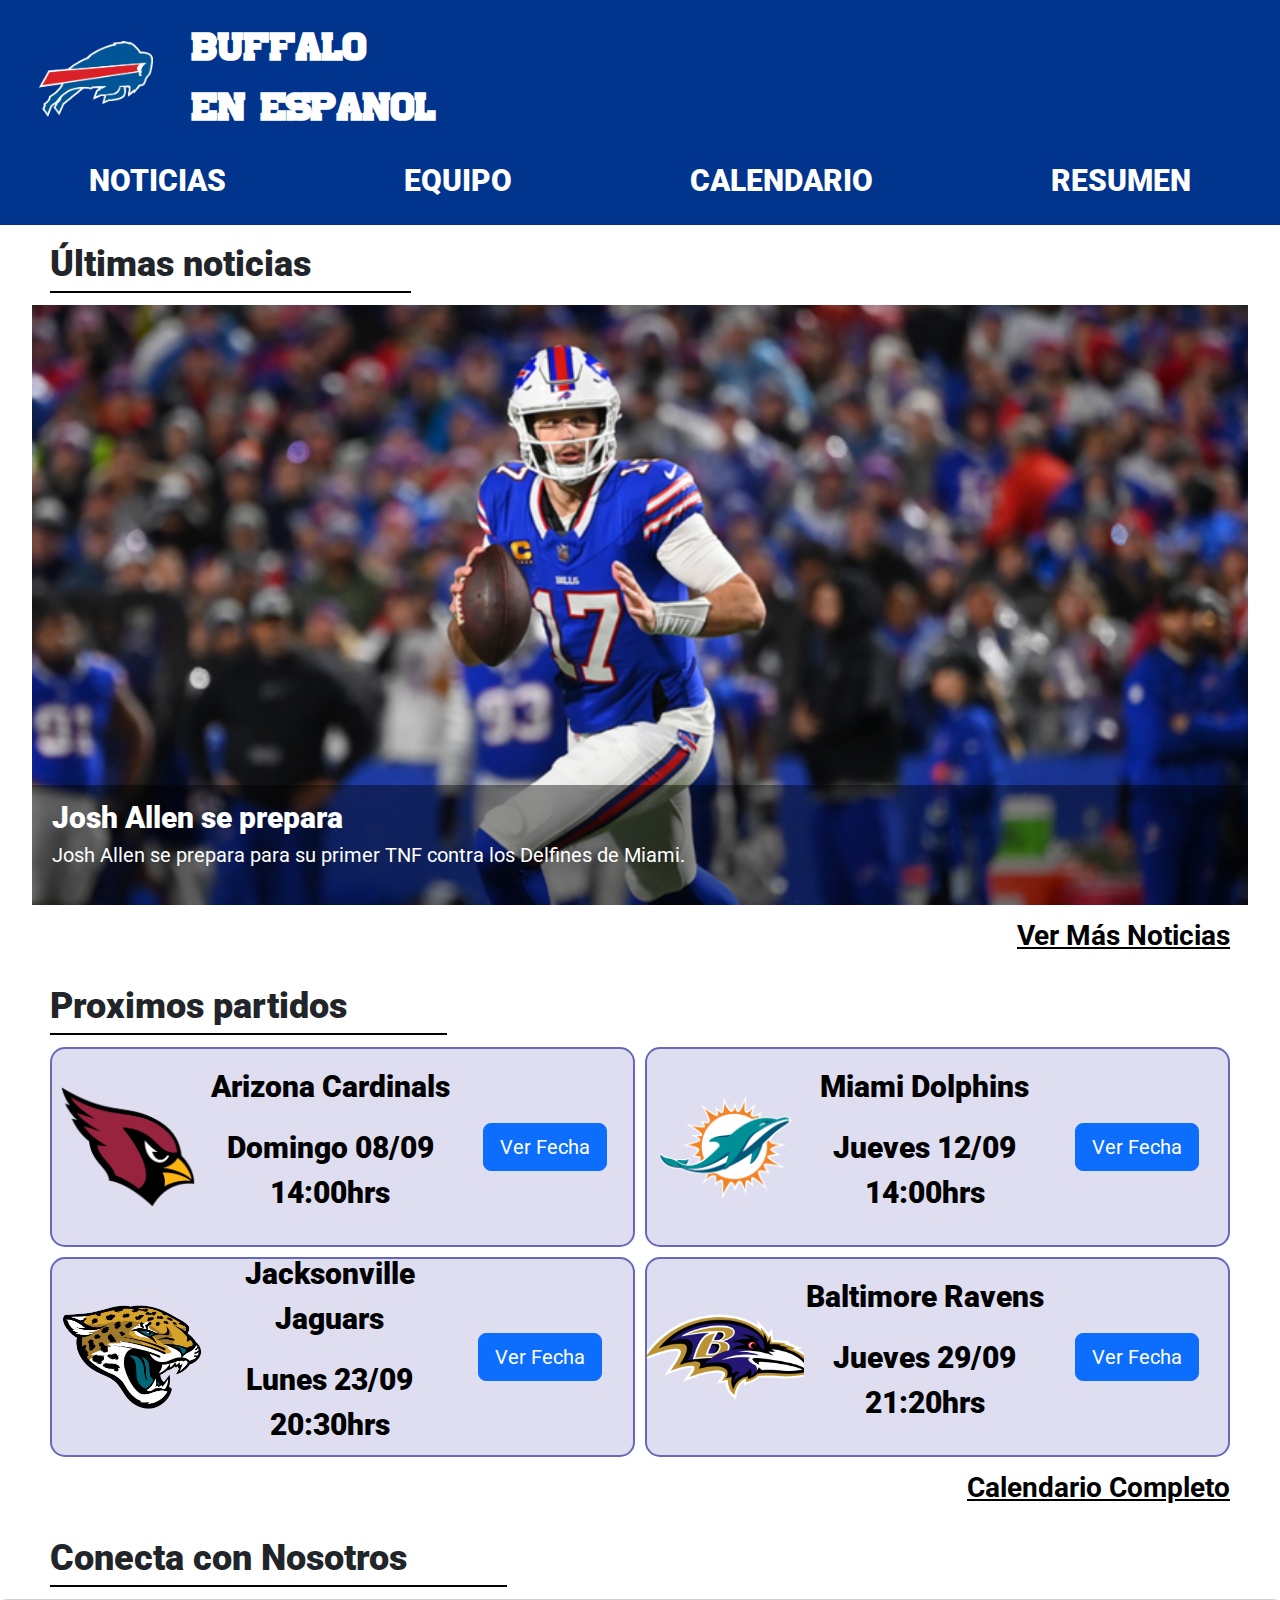
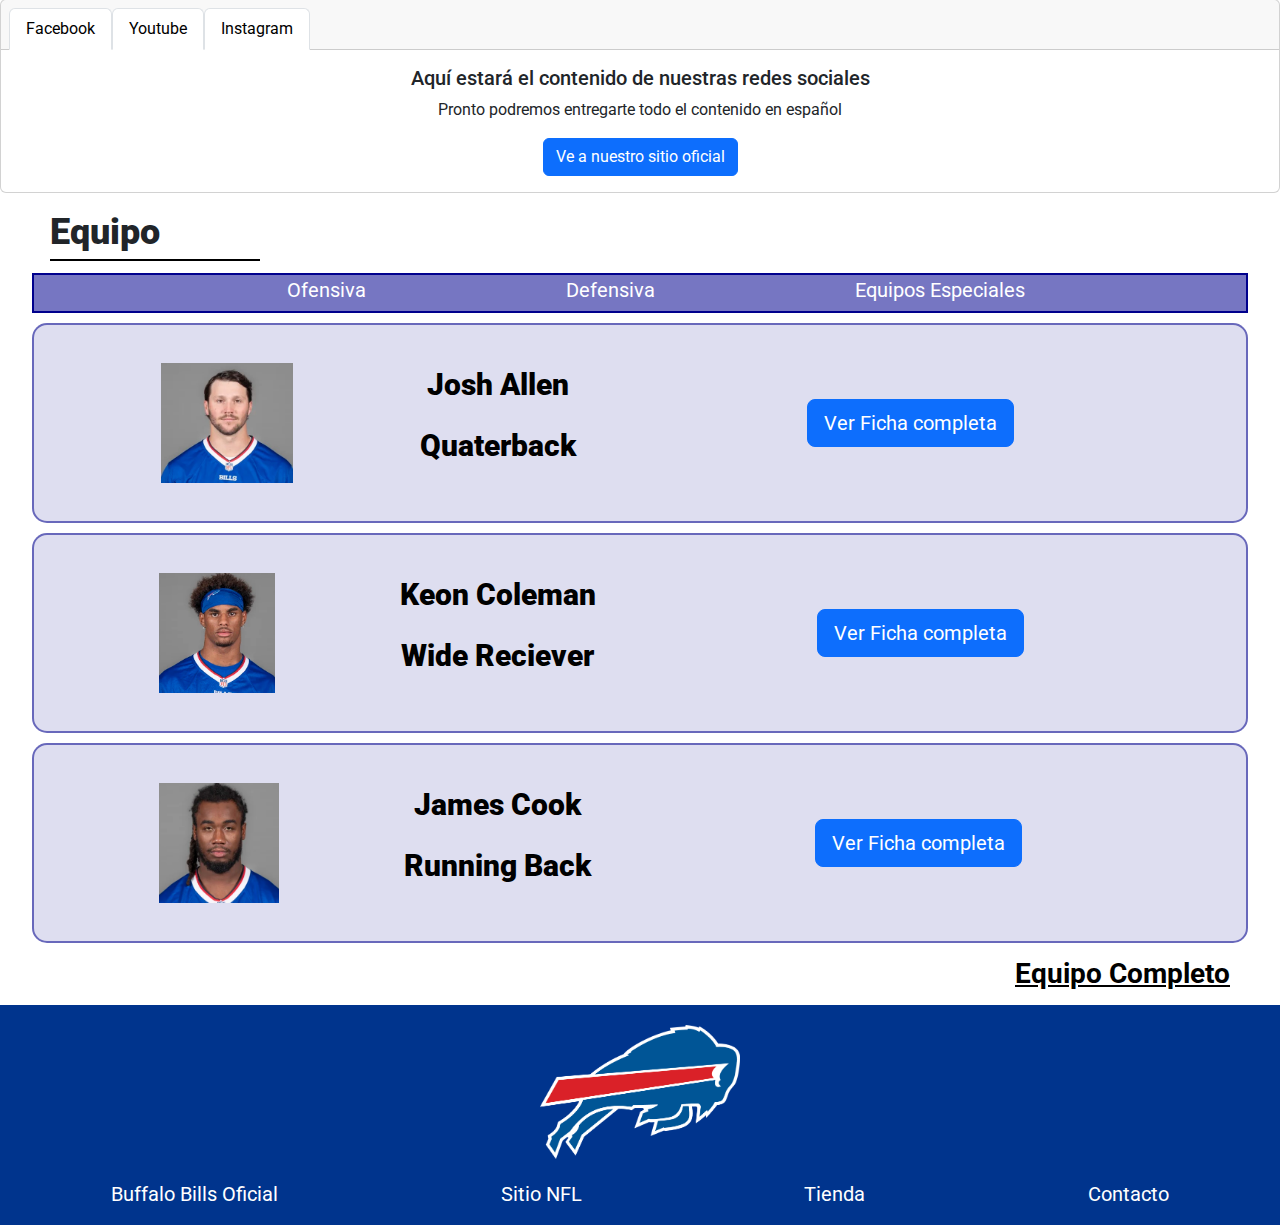
<file: index.html>
<!DOCTYPE html>
<html lang="en">
<head>
    <meta charset="UTF-8">
    <meta name="viewport" content="width=device-width, initial-scale=1.0">
    <title>Buffalo Bills en español</title>

    <!-- SEO -->
    <meta name="descption" content="Noticias, calendario y resultados de los Buffalo Bills, equipo de la NFL. Toda la actualidad en un solo lugar y español.">
    <meta name="keywords" content="Buffalo Bills, español, NFL, Josh Allen, Bills, Buffalo">

    <!-- tipografia -->
    <link rel="preconnect" href="https://fonts.googleapis.com">
    <link rel="preconnect" href="https://fonts.gstatic.com" crossorigin>
    <link href="https://fonts.googleapis.com/css2?family=Roboto:wght@100;400;700;900&display=swap" rel="stylesheet">

    <!-- bootstrap -->
    <link href="https://cdn.jsdelivr.net/npm/bootstrap@5.3.3/dist/css/bootstrap.min.css" rel="stylesheet" integrity="sha384-QWTKZyjpPEjISv5WaRU9OFeRpok6YctnYmDr5pNlyT2bRjXh0JMhjY6hW+ALEwIH" crossorigin="anonymous">
    <script src="https://cdn.jsdelivr.net/npm/bootstrap@5.3.3/dist/js/bootstrap.bundle.min.js" integrity="sha384-YvpcrYf0tY3lHB60NNkmXc5s9fDVZLESaAA55NDzOxhy9GkcIdslK1eN7N6jIeHz" crossorigin="anonymous"></script>


    <!-- CSS -->
    <link rel="stylesheet" href="css/style.css">
</head>
<body>
    <header>
        <section class="headerbills">
            <section class="logobills">
                <a href="index.html">
                    <img src="./img/BuffaloBillsLogo.png" alt="Logo Buffalo Bills">
                </a>
            </section>
            <section class="titulobills">
                <p>Buffalo</p>
                <p>en espanol</p>
            </section>
        </section>
            <nav>
                <ul>
                    <li><a href="noticias.html">NOTICIAS</a></li>
                    <li><a href="equipo.html">EQUIPO</a></li>
                    <li><a href="calendario.html">CALENDARIO</a></li>
                    <li><a href="resumen.html">RESUMEN</a></li>
                </ul>
            </nav>
    </header>
    <main>
        <p class="TitularSeccion">
            Últimas noticias
        </p>
        <section class="UltimasNoticias">
            <img class="ImagenNoticia" src="./img/JoshAllen1.png" alt="Josh Allen en un partido">
            <section class="Titular">
                <p class="TituloNoticia">
                    Josh Allen se prepara
                </p>
                <p class="TextobajaNoticia">
                    Josh Allen se prepara para su primer TNF contra los Delfines de Miami.
                </p>
            </section>
        </section>
        <section class="SubtituloSeccion">
            <a href="./Noticias.html">Ver Más Noticias</a>
        </section>

        <p class="TitularSeccion">
            Proximos partidos
        </p>
        <section class="Calendario">
            <section class="CardCalendario CardCalendario1">
                <section class="logocardcalendario">
                    <img src="./img/LogoArizonaCardinals.png" alt="Logo de Cardinales de Arizona">
                </section>
                <section class="titulocardcalendario">
                    <p>Arizona Cardinals</p>
                    <p>Domingo 08/09 14:00hrs</p>
                </section>
                <section class="BotonCardCalendario">
                    <a class="btn btn-primary btn-lg" href="./Calendario.html" role="button">Ver Fecha</a>
                </section>
            </section>
            <section class="CardCalendario CardCalendario2">
                <section class="logocardcalendario">
                    <img src="./img/LogoDolphins.png" alt="Logo de Delphines de Miami">
                </section>
                <section class="titulocardcalendario">
                    <p>Miami Dolphins</p>
                    <p>Jueves 12/09 14:00hrs</p>
                </section>
                <section class="BotonCardCalendario">
                    <a class="btn btn-primary btn-lg" href="./Calendario.html" role="button">Ver Fecha</a>
                </section>
            </section>
            <section class="CardCalendario CardCalendario3">
                <section class="logocardcalendario">
                    <img src="./img/LogoJaguars.png" alt="Logo de Jaguares de Jacksonville">
                </section>
                <section class="titulocardcalendario">
                    <p>Jacksonville Jaguars</p>
                    <p>Lunes 23/09 20:30hrs</p>
                </section>
                <section class="BotonCardCalendario">
                    <a class="btn btn-primary btn-lg" href="./Calendario.html" role="button">Ver Fecha</a>
                </section>
            </section>
            <section class="CardCalendario CardCalendario4">
                <section class="logocardcalendario">
                    <img src="./img/LogoRavens.png" alt="Logo de Cuervos de Baltimore">
                </section>
                <section class="titulocardcalendario">
                    <p>Baltimore Ravens</p>
                    <p>Jueves 29/09 21:20hrs</p>
                </section>
                <section class="BotonCardCalendario">
                    <a class="btn btn-primary btn-lg" href="./Calendario.html" role="button">Ver Fecha</a>
                </section>
            </section>
        </section>
        <section class="SubtituloSeccion">
                <a href="./Calendario.html">Calendario Completo</a>
        </section>

        <p class="TitularSeccion">
            Conecta con Nosotros
        </p>

        <section class="conecta">
            
        </section>

        <div class="card text-center w-95">
            <div class="card-header">
            <ul class="nav nav-tabs card-header-tabs">
                <li class="nav-item">
                <a class="nav-link active" aria-current="true" href="https://web.facebook.com/BuffaloBills?_rdc=1&_rdr">Facebook</a>
                </li>
                <li class="nav-item">
                <a class="nav-link active" aria-current="true" href="https://www.youtube.com/user/buffalobillscom/featured">Youtube</a>
                </li>
                <li class="nav-item">
                <a class="nav-link active" aria-current="true" href="https://www.instagram.com/buffalobills/">Instagram</a>
                </li>
            </ul>
            </div>
            <div class="card-body">
            <h5 class="card-title">Aquí estará el contenido de nuestras redes sociales</h5>
            <p class="card-text">Pronto podremos entregarte todo el contenido en español</p>
            <a href="https://www.buffalobills.com" class="btn btn-primary">Ve a nuestro sitio oficial</a>
            </div>
        </div>

        <p class="TitularSeccion">
            Equipo
        </p>
        <section class="NavBarEquipo">
            <nav>
                <ul>
                    <li><a href="#NavBarEquipo">Ofensiva</a></li>
                    <li><a href="#NavBarEquipo">Defensiva</a></li>
                    <li><a href="#NavBarEquipo">Equipos Especiales</a></li>
                </ul>
            </nav>
        </section>

        <section class="CardCalendario CardEquipo">
            <section class="logocardcalendario">
                <img src="./img/FotoJosh.jpg" alt="fotografia de Josh Allen">
            </section>
            <section class="titulocardcalendario">
                <p>Josh Allen</p>
                <p>Quaterback</p>
            </section>
            <section class="BotonCardCalendario">
                <a class="btn btn-primary btn-lg" href="./Calendario.html" role="button">Ver Ficha completa</a>
            </section>
        </section>
        </section>
        <section class="CardCalendario CardEquipo">
            <section class="logocardcalendario">
                <img src="./img/KeonColeman.png" alt="fotografia de Keon Coleman">
            </section>
            <section class="titulocardcalendario">
                <p>Keon Coleman</p>
                <p>Wide Reciever</p>
            </section>
            <section class="BotonCardCalendario">
                <a class="btn btn-primary btn-lg" href="./Calendario.html" role="button">Ver Ficha completa</a>
            </section>
        </section>
        </section>
        <section class="CardCalendario CardEquipo">
            <section class="logocardcalendario">
                <img src="./img/JamesCook.png" alt="fotografia de James Cook">
            </section>
            <section class="titulocardcalendario">
                <p>James Cook</p>
                <p>Running Back</p>
            </section>
            <section class="BotonCardCalendario">
                <a class="btn btn-primary btn-lg" href="./Calendario.html" role="button">Ver Ficha completa</a>
            </section>
        </section>
        <section class="SubtituloSeccion">
            <a href="./Equipo.html">Equipo Completo</a>
    </section>
    </main>

    <footer>
        <section>
            <img class="LogoFooter" src="./img/BuffaloBillsLogo.png" alt="Logo de Buffalo Bills">
        </section>
        <nav>
            <ul>
                <li>
                    <a href="https://www.buffalobills.com" target="_blank">Buffalo Bills Oficial</a>
                </li>
                <li>
                    <a href="https://www.nfl.com" target="_blank">Sitio NFL</a>  
                </li>
                <li>
                    <a href="https://shop.buffalobills.com" target="_blank">Tienda</a>
                </li>
                <li>
                    <a href="https://web.facebook.com/BuffaloBillsesp" target="_blank">Contacto</a>
                </li>
            </ul>
        </nav>
    </footer>
</body>
</html>
</file>
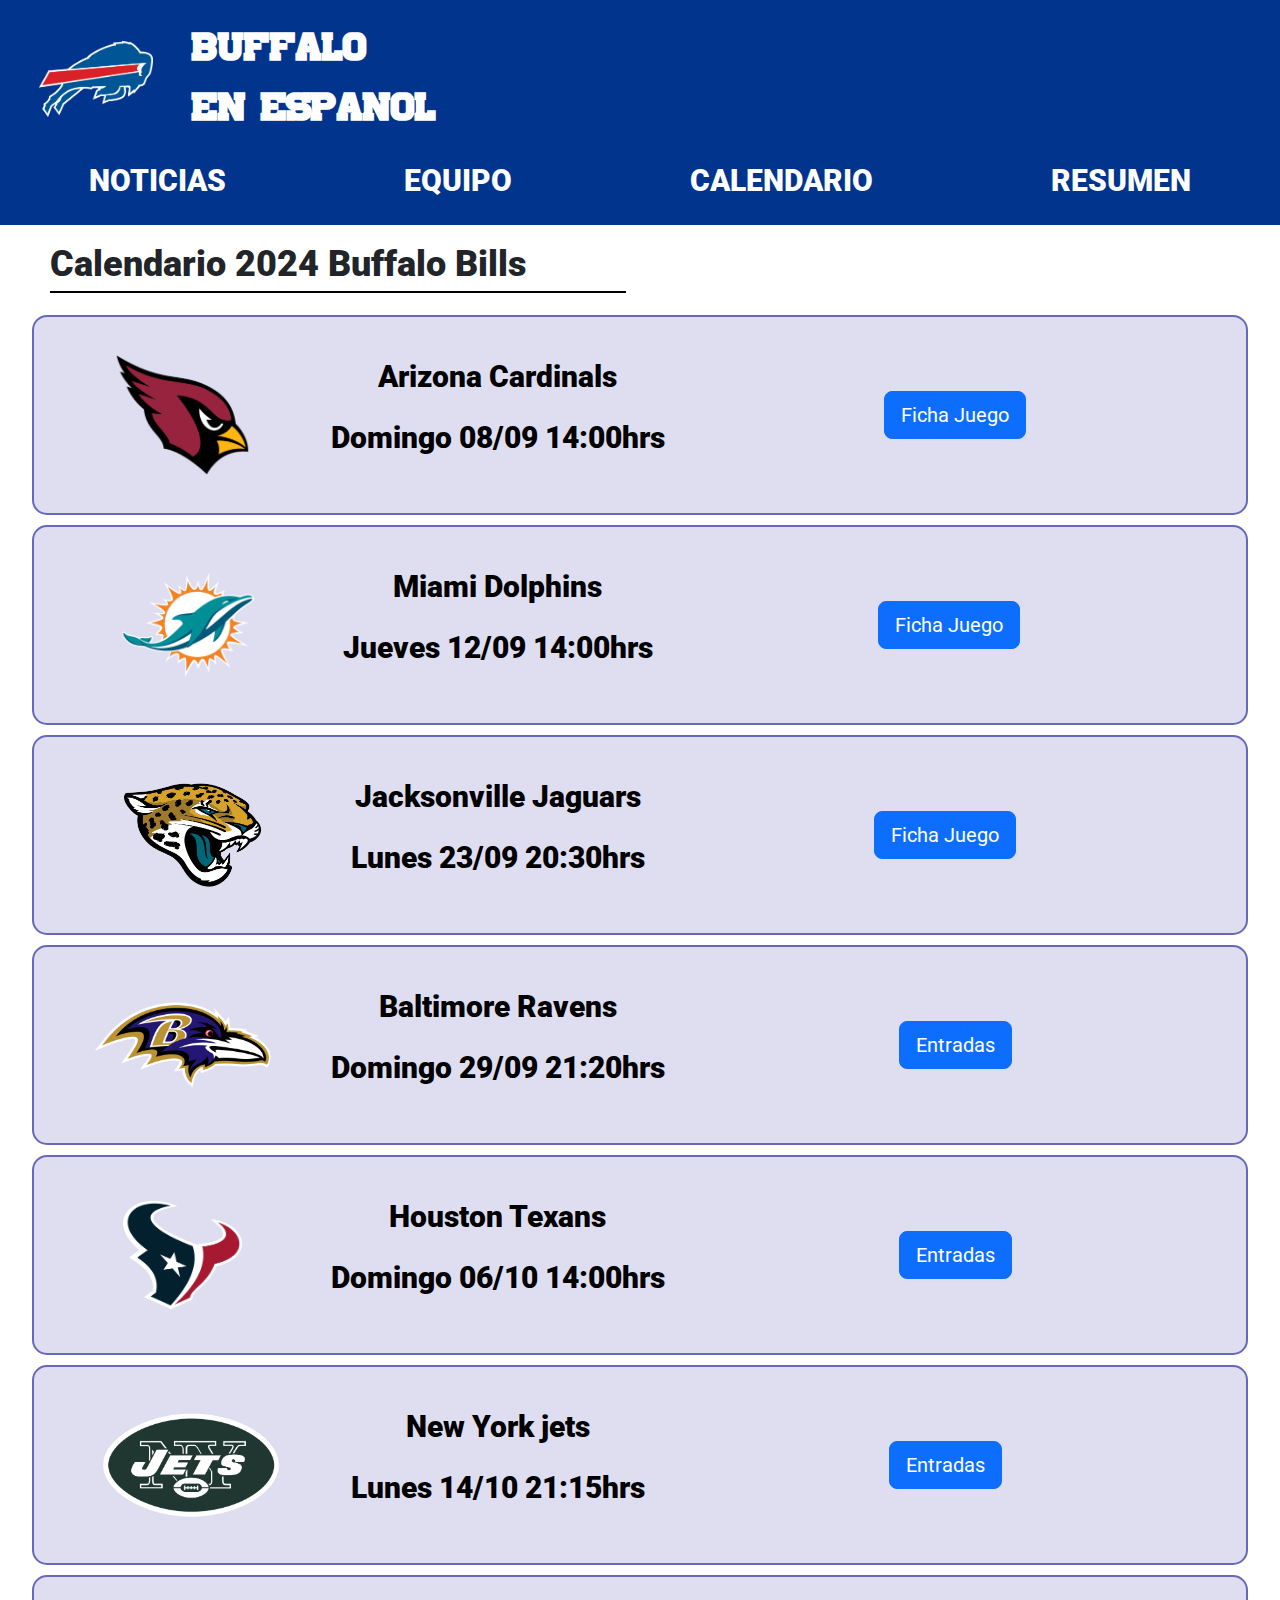
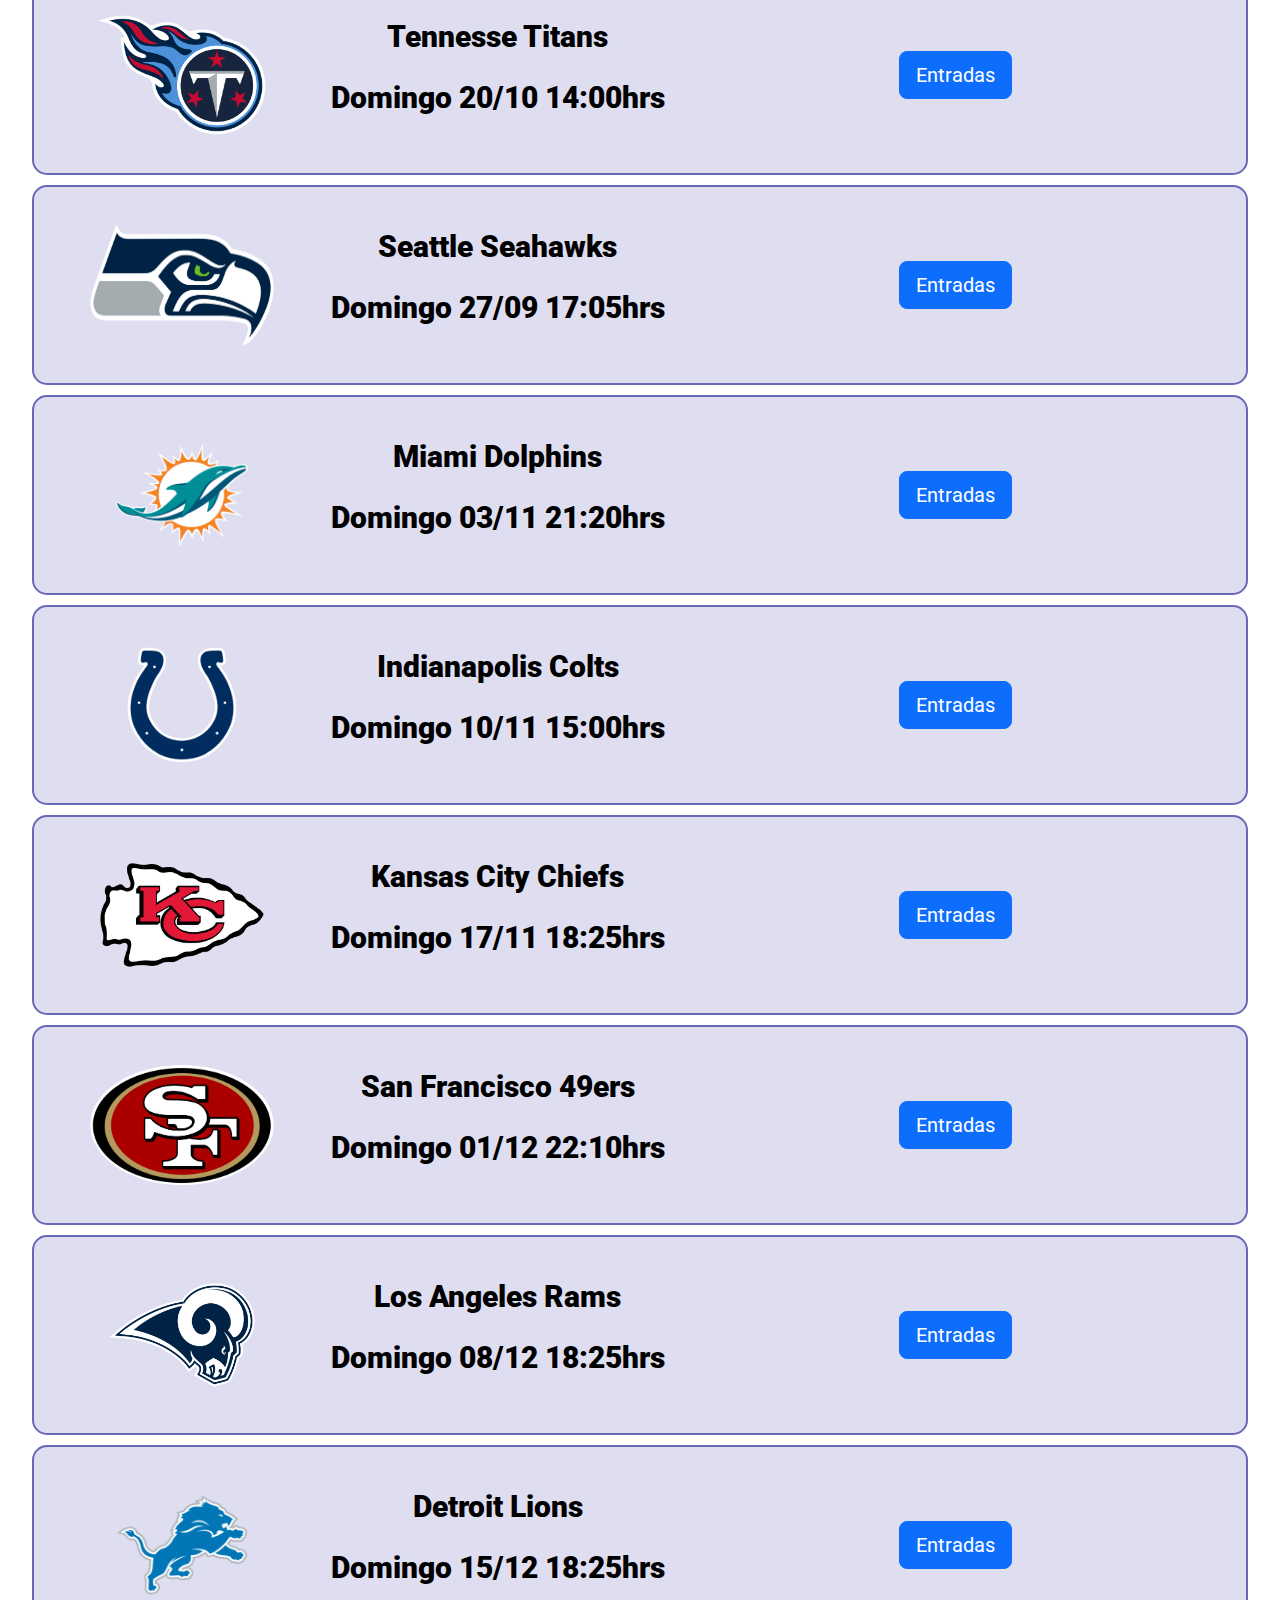
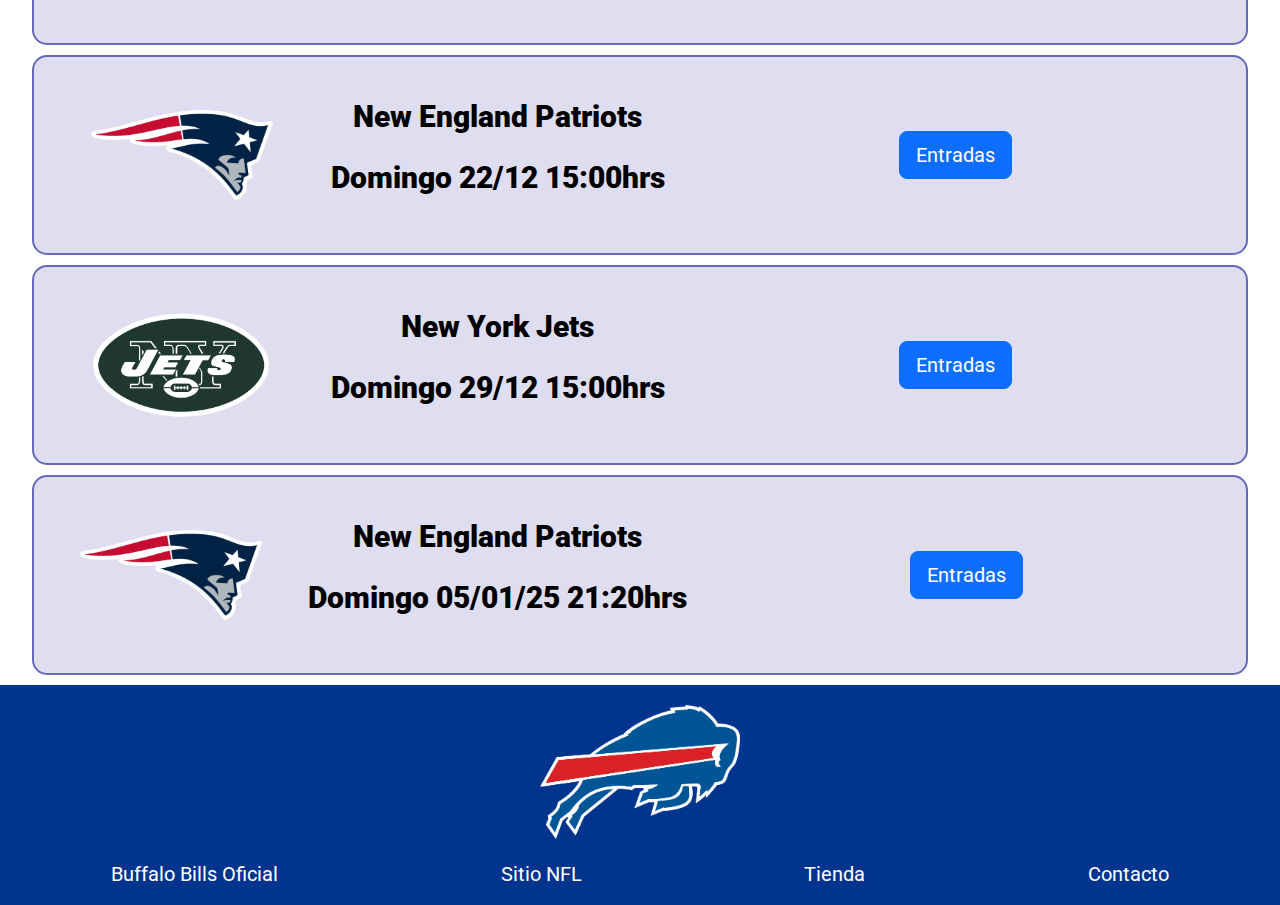
<file: calendario.html>
<!DOCTYPE html>
<html lang="en">
<head>
    <meta charset="UTF-8">
    <meta name="viewport" content="width=device-width, initial-scale=1.0">
    <title>Buffalo Bills en español</title>

        <!-- SEO -->
        <meta name="descption" content="Noticias, calendario y resultados de los Buffalo Bills, equipo de la NFL. Toda la actualidad en un solo lugar y español.">
        <meta name="keywords" content="Buffalo Bills, español, NFL, Josh Allen, Bills, Buffalo">

    <!-- tipografia -->
    <link rel="preconnect" href="https://fonts.googleapis.com">
    <link rel="preconnect" href="https://fonts.gstatic.com" crossorigin>
    <link href="https://fonts.googleapis.com/css2?family=Roboto:wght@100;400;700;900&display=swap" rel="stylesheet">

    <!-- bootstrap -->
    <link href="https://cdn.jsdelivr.net/npm/bootstrap@5.3.3/dist/css/bootstrap.min.css" rel="stylesheet" integrity="sha384-QWTKZyjpPEjISv5WaRU9OFeRpok6YctnYmDr5pNlyT2bRjXh0JMhjY6hW+ALEwIH" crossorigin="anonymous">
    <script src="https://cdn.jsdelivr.net/npm/bootstrap@5.3.3/dist/js/bootstrap.bundle.min.js" integrity="sha384-YvpcrYf0tY3lHB60NNkmXc5s9fDVZLESaAA55NDzOxhy9GkcIdslK1eN7N6jIeHz" crossorigin="anonymous"></script>


    <!-- CSS -->
    <link rel="stylesheet" href="css/style.css">
</head>
<body>
    <header>
        <section class="headerbills">
            <section class="logobills">
                <a href="index.html">
                    <img src="./img/BuffaloBillsLogo.png" alt="Logo Buffalo Bills">
                </a>
            </section>
            <section class="titulobills">
                <p>Buffalo</p>
                <p>en espanol</p>
            </section>
        </section>
            <nav>
                <ul>
                    <li><a href="noticias.html">NOTICIAS</a></li>
                    <li><a href="equipo.html">EQUIPO</a></li>
                    <li><a href="calendario.html">CALENDARIO</a></li>
                    <li><a href="resumen.html">RESUMEN</a></li>
                </ul>
            </nav>
    </header>
    <main>
        <p class="TitularSeccion">
            Calendario 2024 Buffalo Bills
        </p>
        <section class="CardCalendario2">
            <section class="CardCalendario CardEquipo">
                <section class="logocardcalendario">
                    <img src="./img/LogoArizonaCardinals.png" alt="Logo de Cardinales de Arizona">
                </section>
                <section class="titulocardcalendario">
                    <p>Arizona Cardinals</p>
                    <p>Domingo 08/09 14:00hrs</p>
                </section>
                <section class="BotonCardCalendario">
                    <a class="btn btn-primary btn-lg" href="https://www.buffalobills.com/game-day/2024/reg-week1/cardinals-at-bills/" role="button">Ficha Juego</a>
                </section>
            </section>
            <section class="CardCalendario CardEquipo">
                <section class="logocardcalendario">
                    <img src="./img/LogoDolphins.png" alt="Logo de Delphines de Miami">
                </section>
                <section class="titulocardcalendario">
                    <p>Miami Dolphins</p>
                    <p>Jueves 12/09 14:00hrs</p>
                </section>
                <section class="BotonCardCalendario">
                    <a class="btn btn-primary btn-lg" href="https://www.buffalobills.com/game-day/2024/reg-week2/bills-at-dolphins/" role="button">Ficha Juego</a>
                </section>
            </section>
            <section class="CardCalendario CardEquipo">
                <section class="logocardcalendario">
                    <img src="./img/LogoJaguars.png" alt="Logo de Jaguares de Jacksonville">
                </section>
                <section class="titulocardcalendario">
                    <p>Jacksonville Jaguars</p>
                    <p>Lunes 23/09 20:30hrs</p>
                </section>
                <section class="BotonCardCalendario">
                    <a class="btn btn-primary btn-lg" href="https://www.buffalobills.com/game-day/2024/reg-week3/jaguars-at-bills/" role="button">Ficha Juego</a>
                </section>
            </section>
            <section class="CardCalendario CardEquipo">
                <section class="logocardcalendario">
                    <img src="./img/LogoRavens.png" alt="Logo de Jaguares de Jacksonville">
                </section>
                <section class="titulocardcalendario">
                    <p>Baltimore Ravens</p>
                    <p>Domingo 29/09 21:20hrs</p>
                </section>
                <section class="BotonCardCalendario">
                    <a class="btn btn-primary btn-lg" href="https://www.ticketmaster.com/event/150060A39BDB33D8?wt.mc_id=NFL_TEAM_BUF_SCHED_PG_LINK_AWAY_BILLS_RAVENS&utm_source=bills&utm_medium=schedule_page&utm_campaign=soft_landing&utm_content=SCHED_PG_LINK_AWAY_BILLS_RAVENS&campaign=buf-ti-it-sp-2000789" role="button">Entradas</a>
                </section>
            </section>
            <section class="CardCalendario CardEquipo">
                <section class="logocardcalendario">
                    <img src="./img/LogoTexans.png" alt="Logo de titanes de houston">
                </section>
                <section class="titulocardcalendario">
                    <p>Houston Texans</p>
                    <p>Domingo 06/10 14:00hrs</p>
                </section>
                <section class="BotonCardCalendario">
                    <a class="btn btn-primary btn-lg" href="https://www.ticketmaster.com/event/3A00609375CC1B88?wt.mc_id=NFL_TEAM_BUF_SCHED_PG_LINK_AWAY_BILLS_TEXANS&utm_source=bills&utm_medium=schedule_page&utm_campaign=soft_landing&utm_content=SCHED_PG_LINK_AWAY_BILLS_TEXANS&campaign=buf-ti-it-sp-2000791" role="button">Entradas</a>
                </section>
            </section>
            <section class="CardCalendario CardEquipo">
                <section class="logocardcalendario">
                    <img src="./img/LogoJets.png" alt="Logo de Jets de Nueva York">
                </section>
                <section class="titulocardcalendario">
                    <p>New York jets</p>
                    <p>Lunes 14/10 21:15hrs</p>
                </section>
                <section class="BotonCardCalendario">
                    <a class="btn btn-primary btn-lg" href="https://www.ticketmaster.com/event/0000607DC7436723?wt.mc_id=NFL_TEAM_BUF_SCHED_PG_LINK_AWAY_BILLS_JETS&utm_source=bills&utm_medium=schedule_page&utm_campaign=soft_landing&utm_content=SCHED_PG_LINK_AWAY_BILLS_JETS&campaign=buf-ti-it-sp-2000796" role="button">Entradas</a>
                </section>
            </section>
            <section class="CardCalendario CardEquipo">
                <section class="logocardcalendario">
                    <img src="./img/LogoTitans.png" alt="Logo de Titanes de Tennesse">
                </section>
                <section class="titulocardcalendario">
                    <p>Tennesse Titans</p>
                    <p>Domingo 20/10 14:00hrs</p>
                </section>
                <section class="BotonCardCalendario">
                    <a class="btn btn-primary btn-lg" href="https://www.ticketmaster.com/buffalo-bills-vs-tennessee-titans-orchard-park-new-york/event/0000606E8CD9198E?brand=bills&artistid=805905&wt.mc_id=NFL_TEAM_BUF_SCHED_PG_LINK_BILLS_TITANS&utm_source=bills&utm_medium=schedule_page&utm_campaign=comingled_landing&utm_content=SCHED_PG_LINK_BILLS_TITANS&campaign=buf-ti-iw-sp-2011455" role="button">Entradas</a>
                </section>
            </section>
            <section class="CardCalendario CardEquipo">
                <section class="logocardcalendario">
                    <img src="./img/LogoSeahawks.png" alt="Logo de Seahawks de Seattle">
                </section>
                <section class="titulocardcalendario">
                    <p>Seattle Seahawks</p>
                    <p>Domingo 27/09 17:05hrs</p>
                </section>
                <section class="BotonCardCalendario">
                    <a class="btn btn-primary btn-lg" href="https://www.ticketmaster.com/event/0F00608F10876920?wt.mc_id=NFL_TEAM_BUF_SCHED_PG_LINK_AWAY_BILLS_SEAHAWKS&utm_source=bills&utm_medium=schedule_page&utm_campaign=soft_landing&utm_content=SCHED_PG_LINK_AWAY_BILLS_SEAHAWKS&campaign=buf-ti-it-sp-2000797" role="button">Entradas</a>
                </section>
            </section>
            <section class="CardCalendario CardEquipo">
                <section class="logocardcalendario">
                    <img src="./img/LogoDolphins.png" alt="Logo de Delfines de Miami">
                </section>
                <section class="titulocardcalendario">
                    <p>Miami Dolphins</p>
                    <p>Domingo 03/11 21:20hrs</p>
                </section>
                <section class="BotonCardCalendario">
                    <a class="btn btn-primary btn-lg" href="https://www.ticketmaster.com/buffalo-bills-vs-miami-dolphins-orchard-park-new-york/event/0000606E8CF719B4?brand=bills&artistid=805905&wt.mc_id=NFL_TEAM_BUF_SCHED_PG_LINK_BILLS_DOLPHINS&utm_source=bills&utm_medium=schedule_page&utm_campaign=comingled_landing&utm_content=SCHED_PG_LINK_BILLS_DOLPHINS&campaign=buf-ti-iw-sp-2014609" role="button">Entradas</a>
                </section>
            </section>
            <section class="CardCalendario CardEquipo">
                <section class="logocardcalendario">
                    <img src="./img/LogoColts.png" alt="Logo de Colts de Indianapolis">
                </section>
                <section class="titulocardcalendario">
                    <p>Indianapolis Colts</p>
                    <p>Domingo 10/11 15:00hrs</p>
                </section>
                <section class="BotonCardCalendario">
                    <a class="btn btn-primary btn-lg" href="https://www.ticketmaster.com/event/05006074C554451B?wt.mc_id=NFL_TEAM_BUF_SCHED_PG_LINK_AWAY_BILLS_COLTS&utm_source=bills&utm_medium=schedule_page&utm_campaign=soft_landing&utm_content=SCHED_PG_LINK_AWAY_BILLS_COLTS&campaign=buf-ti-it-sp-2000792" role="button">Entradas</a>
                </section>
            </section>
            <section class="CardCalendario CardEquipo">
                <section class="logocardcalendario">
                    <img src="./img/LogoKansas.png" alt="Logo de Chiefs de Kansas">
                </section>
                <section class="titulocardcalendario">
                    <p>Kansas City Chiefs</p>
                    <p>Domingo 17/11 18:25hrs</p>
                </section>
                <section class="BotonCardCalendario">
                    <a class="btn btn-primary btn-lg" href="https://www.ticketmaster.com/buffalo-bills-vs-kansas-city-chiefs-orchard-park-new-york/event/0000606E8CF119AE?brand=bills&artistid=805905&landing=s&wt.mc_id=NFL_TEAM_BUF_SCHED_PG_LINK_BILLS_CHIEFS&utm_source=bills&utm_medium=schedule_page&utm_campaign=soft_landing&utm_content=SCHED_PG_LINK_BILLS_CHIEFS&campaign=buf-ti-it-sp-2000782" role="button">Entradas</a>
                </section>
            </section>
            <section class="CardCalendario CardEquipo">
                <section class="logocardcalendario">
                    <img src="./img/LogoNiners.png" alt="Logo de Niners de San Francisco">
                </section>
                <section class="titulocardcalendario">
                    <p>San Francisco 49ers</p>
                    <p>Domingo 01/12 22:10hrs</p>
                </section>
                <section class="BotonCardCalendario">
                    <a class="btn btn-primary btn-lg" href="https://www.ticketmaster.com/buffalo-bills-vs-san-francisco-49ers-orchard-park-new-york/event/0000606E8CE01996?brand=bills&artistid=805905&landing=s&wt.mc_id=NFL_TEAM_BUF_SCHED_PG_LINK_BILLS_49ERS&utm_source=bills&utm_medium=schedule_page&utm_campaign=soft_landing&utm_content=SCHED_PG_LINK_BILLS_49ERS&campaign=buf-ti-it-sp-2000786" role="button">Entradas</a>
                </section>
            </section>
            <section class="CardCalendario CardEquipo">
                <section class="logocardcalendario">
                    <img src="./img/LogoRams.png" alt="Logo de Rams de Los Angeles">
                </section>
                <section class="titulocardcalendario">
                    <p>Los Angeles Rams</p>
                    <p>Domingo 08/12 18:25hrs</p>
                </section>
                <section class="BotonCardCalendario">
                    <a class="btn btn-primary btn-lg" href="https://www.ticketmaster.com/event/0A00609ACFF04646?wt.mc_id=NFL_TEAM_BUF_SCHED_PG_LINK_AWAY_BILLS_RAMS&utm_source=bills&utm_medium=schedule_page&utm_campaign=soft_landing&utm_content=SCHED_PG_LINK_AWAY_BILLS_RAMS&campaign=buf-ti-it-sp-2000793" role="button">Entradas</a>
                </section>
            </section>
            <section class="CardCalendario CardEquipo">
                <section class="logocardcalendario">
                    <img src="./img/LogoLions.png" alt="Logo de Leones de Detroit">
                </section>
                <section class="titulocardcalendario">
                    <p>Detroit Lions</p>
                    <p>Domingo 15/12 18:25hrs</p>
                </section>
                <section class="BotonCardCalendario">
                    <a class="btn btn-primary btn-lg" href="https://www.ticketmaster.com/event/08006091C4412B22?wt.mc_id=NFL_TEAM_BUF_SCHED_PG_LINK_AWAY_BILLS_LIONS&utm_source=bills&utm_medium=schedule_page&utm_campaign=soft_landing&utm_content=SCHED_PG_LINK_AWAY_BILLS_LIONS&campaign=buf-ti-it-sp-2000790" role="button">Entradas</a>
                </section>
            </section>
            <section class="CardCalendario CardEquipo">
                <section class="logocardcalendario">
                    <img src="./img/LogoPats.png" alt="Logo de Patriotas de nueva inglaterra">
                </section>
                <section class="titulocardcalendario">
                    <p>New England Patriots</p>
                    <p>Domingo 22/12 15:00hrs</p>
                </section>
                <section class="BotonCardCalendario">
                    <a class="btn btn-primary btn-lg" href="https://www.ticketmaster.com/buffalo-bills-vs-new-england-patriots-orchard-park-new-york/event/0000606E8CFD19B8?brand=bills&artistid=805905&landing=s&wt.mc_id=NFL_TEAM_BUF_SCHED_PG_LINK_BILLS_PATRIOTS&utm_source=bills&utm_medium=schedule_page&utm_campaign=soft_landing&utm_content=SCHED_PG_LINK_BILLS_PATRIOTS&campaign=buf-ti-it-sp-2000780" role="button">Entradas</a>
                </section>
            </section>
            <section class="CardCalendario CardEquipo">
                <section class="logocardcalendario">
                    <img src="./img/LogoJets.png" alt="Logo de Jets de Nueva York">
                </section>
                <section class="titulocardcalendario">
                    <p>New York Jets</p>
                    <p>Domingo 29/12 15:00hrs</p>
                </section>
                <section class="BotonCardCalendario">
                    <a class="btn btn-primary btn-lg" href="https://www.ticketmaster.com/buffalo-bills-vs-new-york-jets-orchard-park-new-york/event/0000606E8D0419CD?brand=bills&artistid=805905&landing=s&wt.mc_id=NFL_TEAM_BUF_SCHED_PG_LINK_BILLS_JETS&utm_source=bills&utm_medium=schedule_page&utm_campaign=soft_landing&utm_content=SCHED_PG_LINK_BILLS_JETS&campaign=buf-ti-it-sp-2000779" role="button">Entradas</a>
                </section>
            </section>
            <section class="CardCalendario CardEquipo">
                <section class="logocardcalendario">
                    <img src="./img/LogoPats.png" alt="Logo de Patriotas de nueva inglaterra">
                </section>
                <section class="titulocardcalendario">
                    <p>New England Patriots</p>
                    <p>Domingo 05/01/25 21:20hrs</p>
                </section>
                <section class="BotonCardCalendario">
                    <a class="btn btn-primary btn-lg" href="https://www.ticketmaster.com/buffalo-bills-vs-new-york-jets-orchard-park-new-york/event/0000606E8D0419CD?brand=bills&artistid=805905&landing=s&wt.mc_id=NFL_TEAM_BUF_SCHED_PG_LINK_BILLS_JETS&utm_source=bills&utm_medium=schedule_page&utm_campaign=soft_landing&utm_content=SCHED_PG_LINK_BILLS_JETS&campaign=buf-ti-it-sp-2000779" role="button">Entradas</a>
                </section>
            </section>
        </section>        
    </main>

    </main>
    <footer>
        <section>
            <img class="LogoFooter" src="./img/BuffaloBillsLogo.png" alt="Logo de Buffalo Bills">
        </section>
        <nav>
            <ul>
                <li>
                    <a href="https://www.buffalobills.com" target="_blank">Buffalo Bills Oficial</a>
                </li>
                <li>
                    <a href="https://www.nfl.com" target="_blank">Sitio NFL</a>  
                </li>
                <li>
                    <a href="https://shop.buffalobills.com" target="_blank">Tienda</a>
                </li>
                <li>
                    <a href="https://web.facebook.com/BuffaloBillsesp" target="_blank">Contacto</a>
                </li>
            </ul>
        </nav>
    </footer>
</body>
</html>
</file>
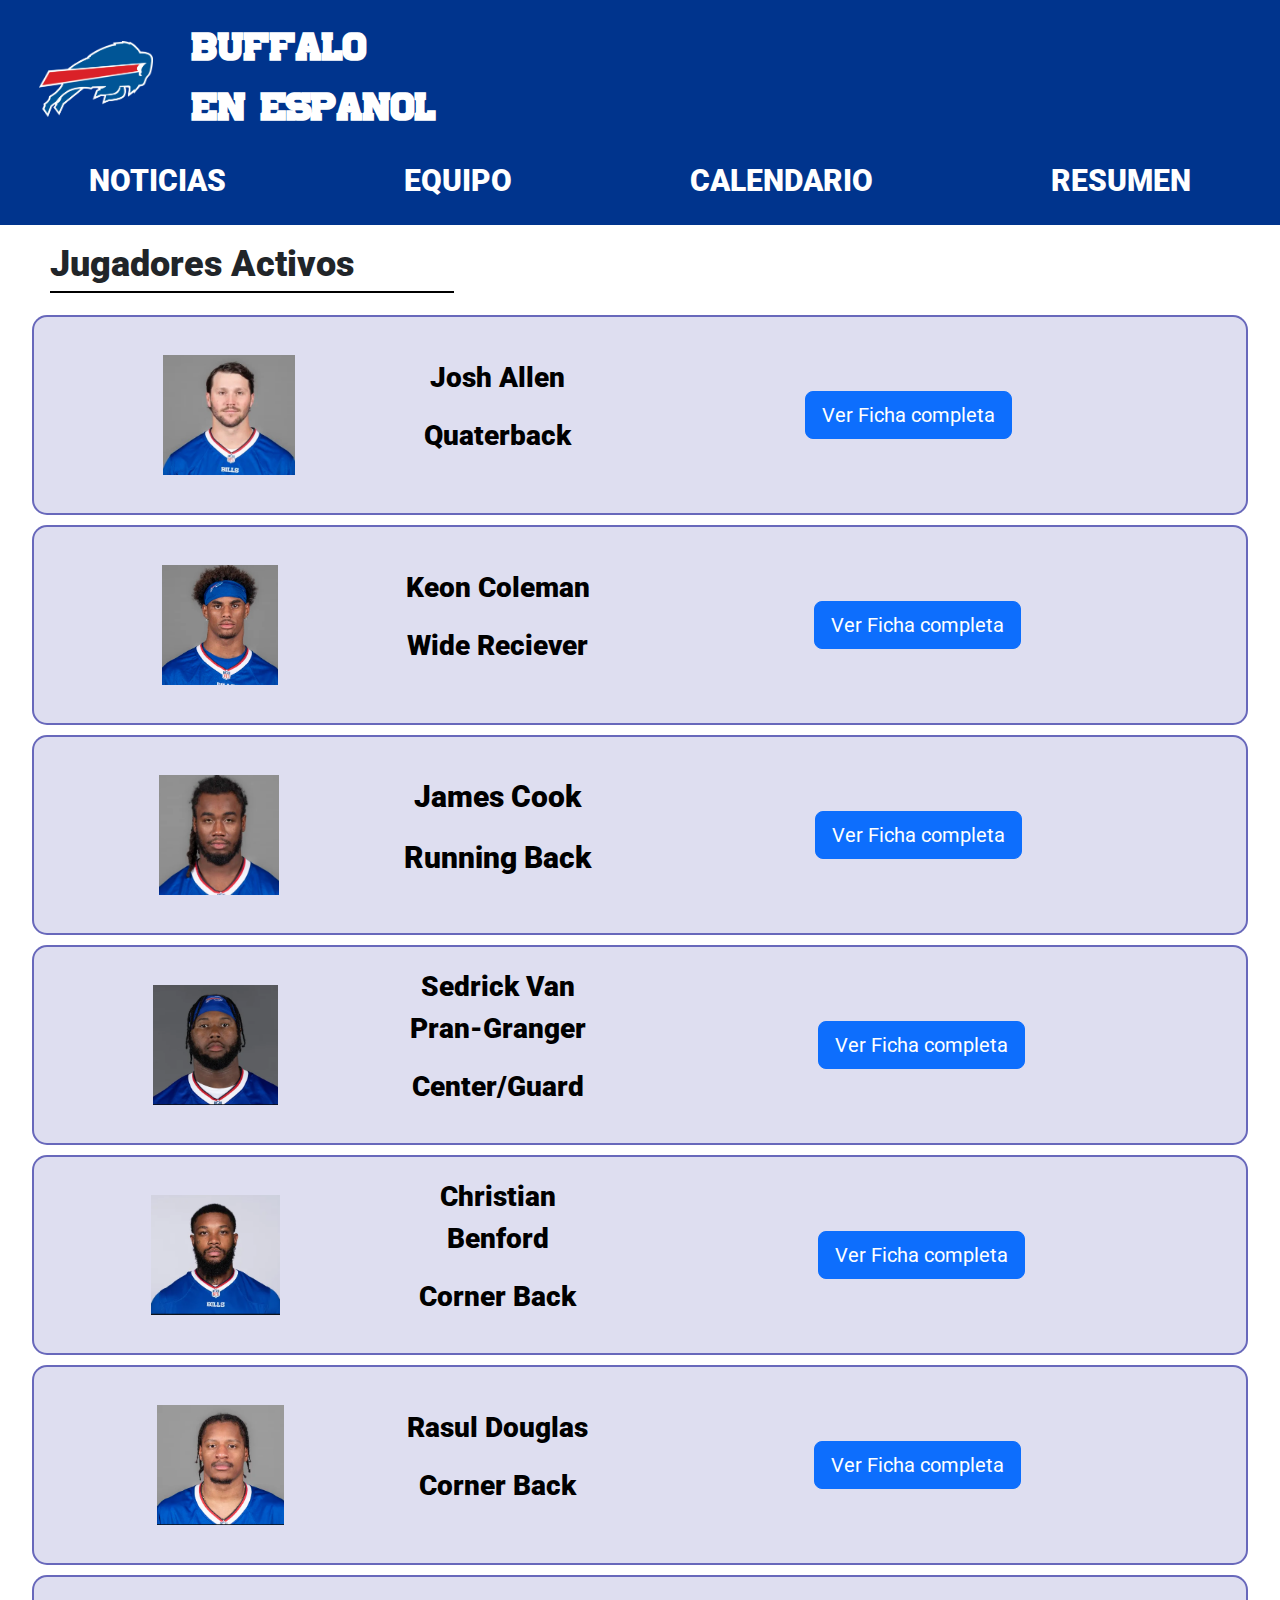
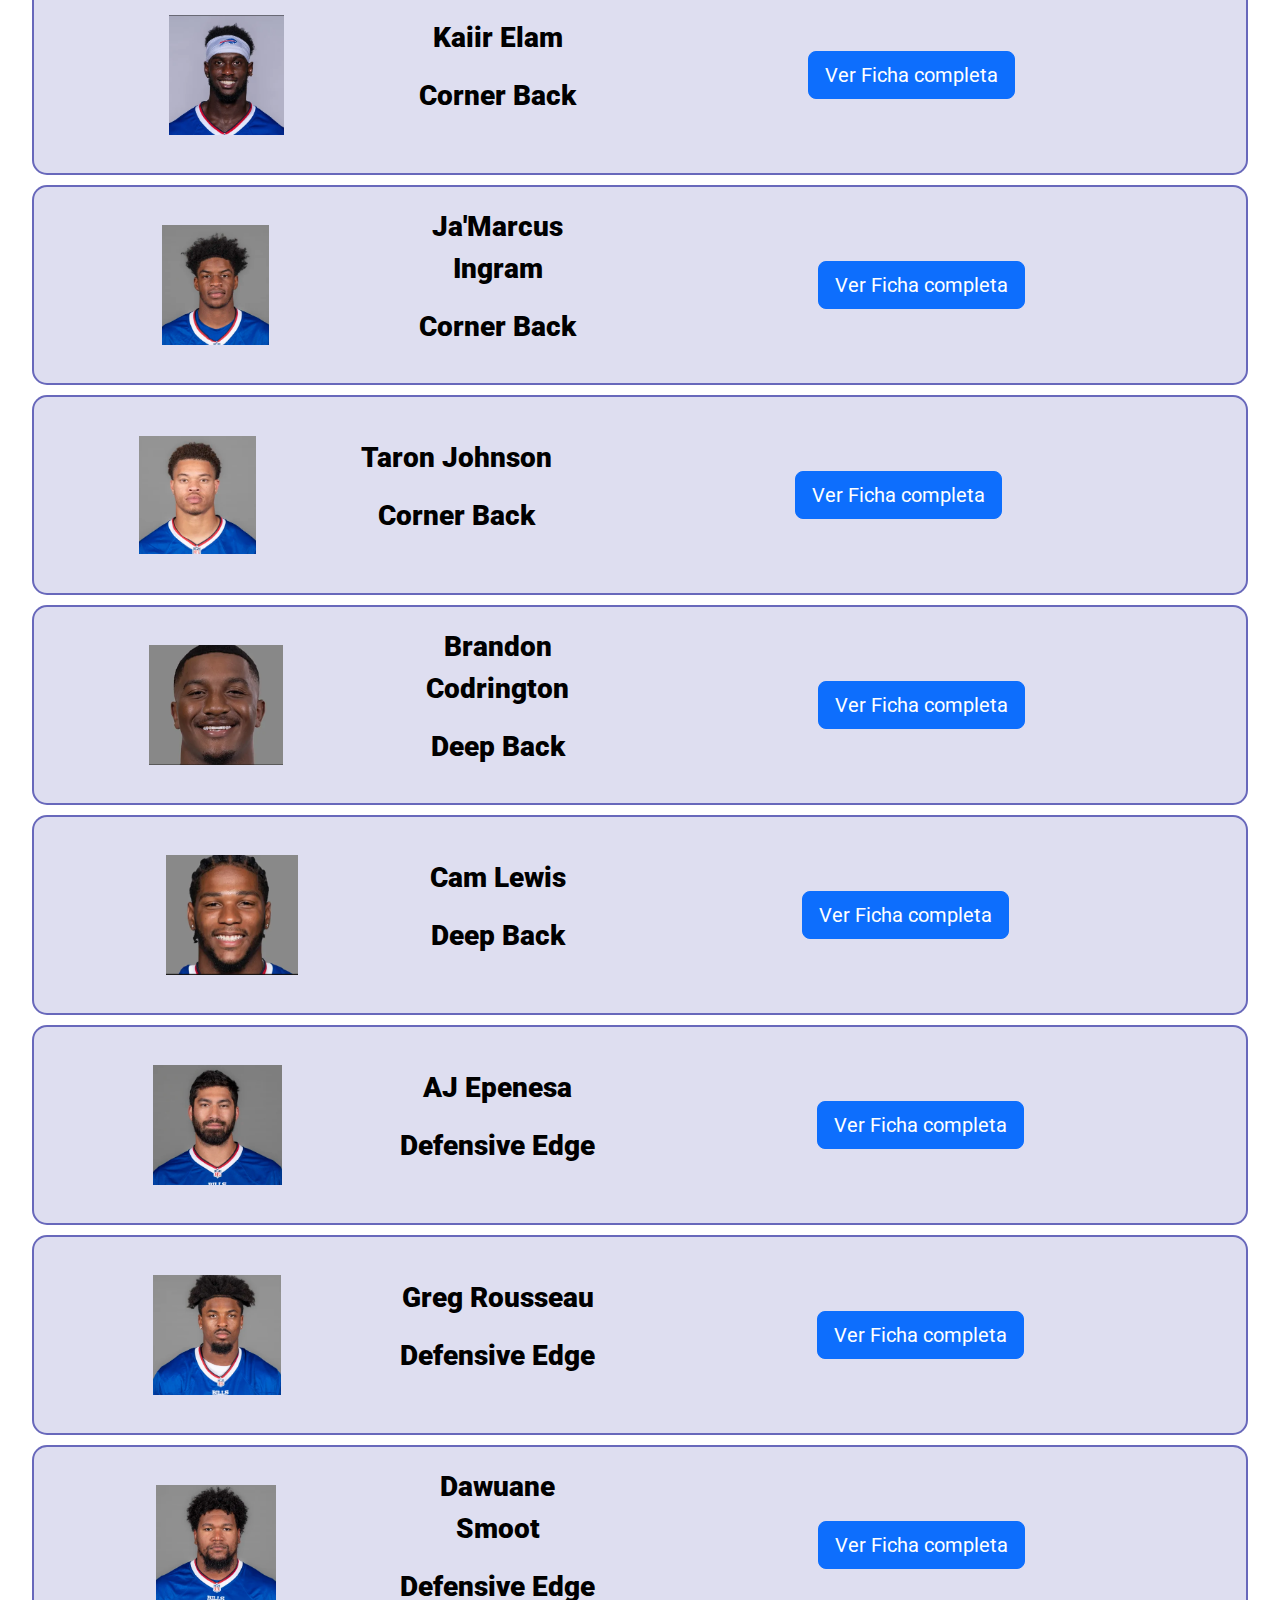
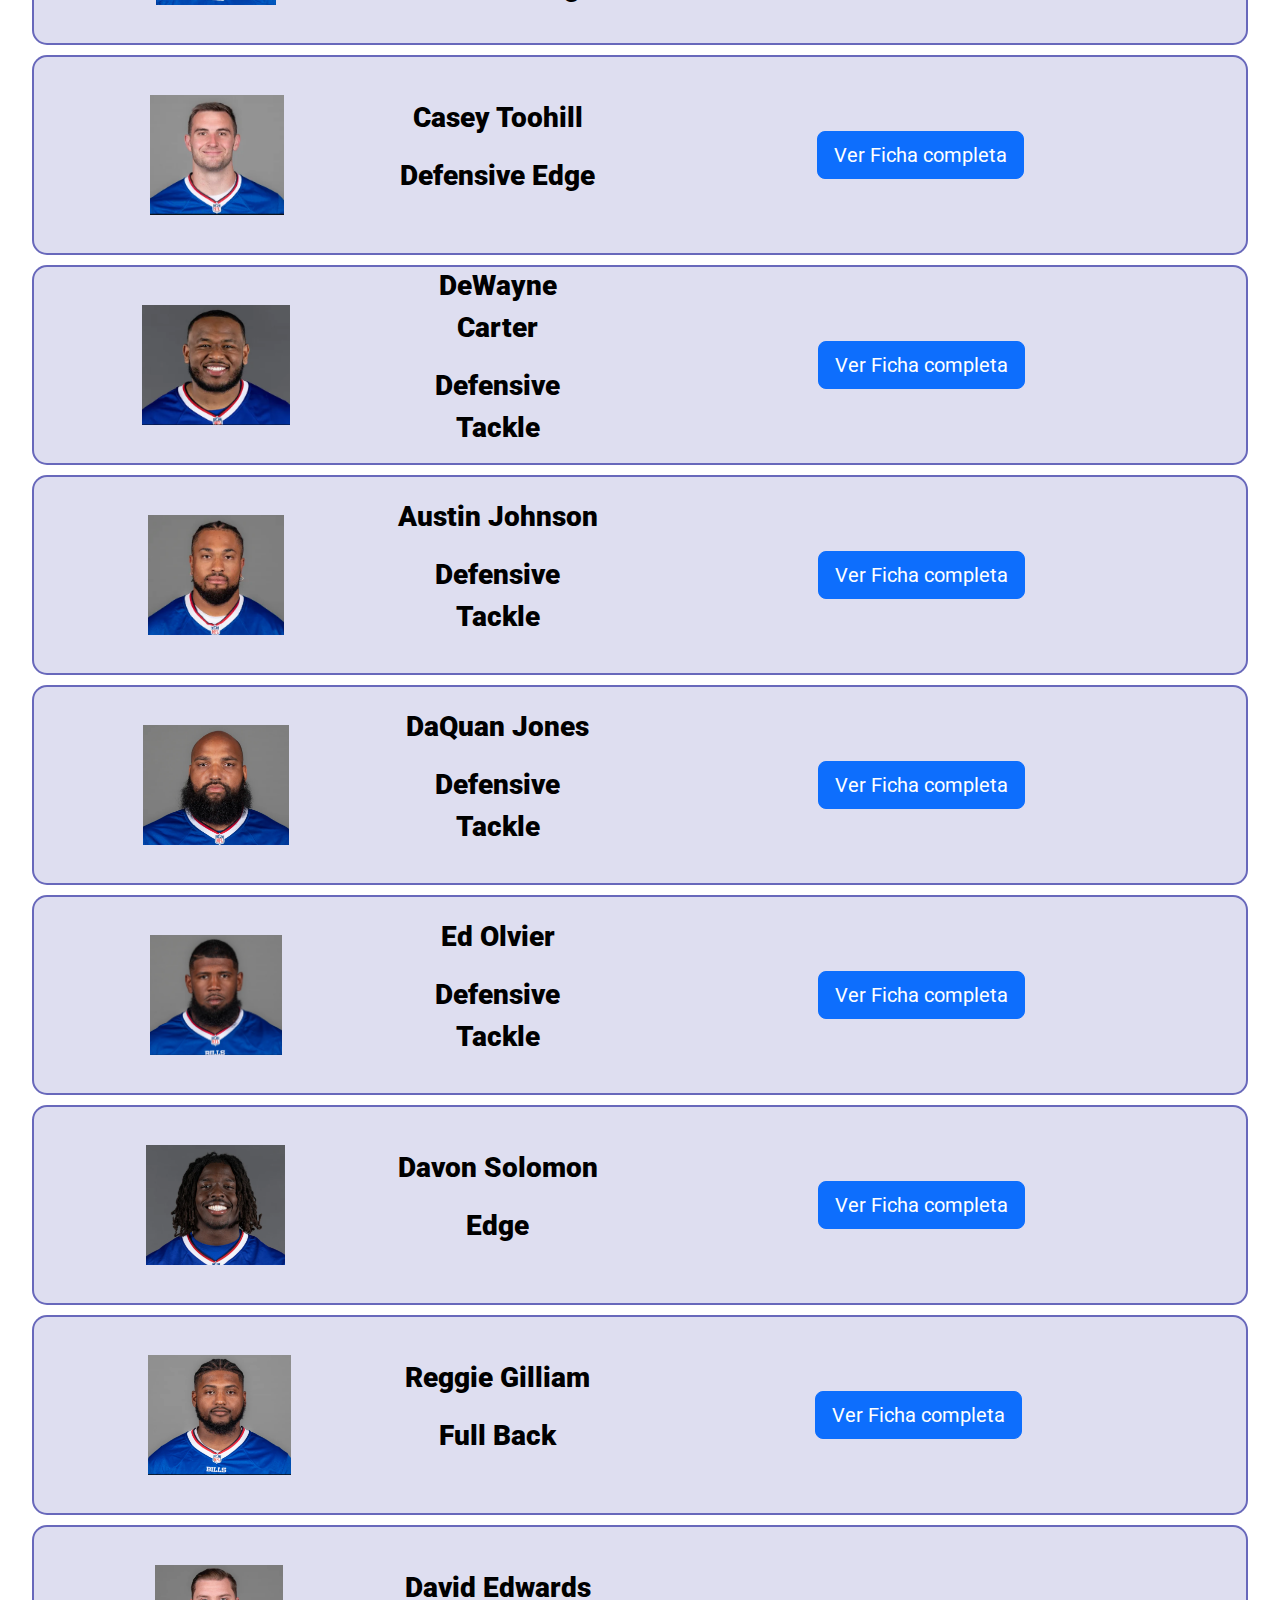
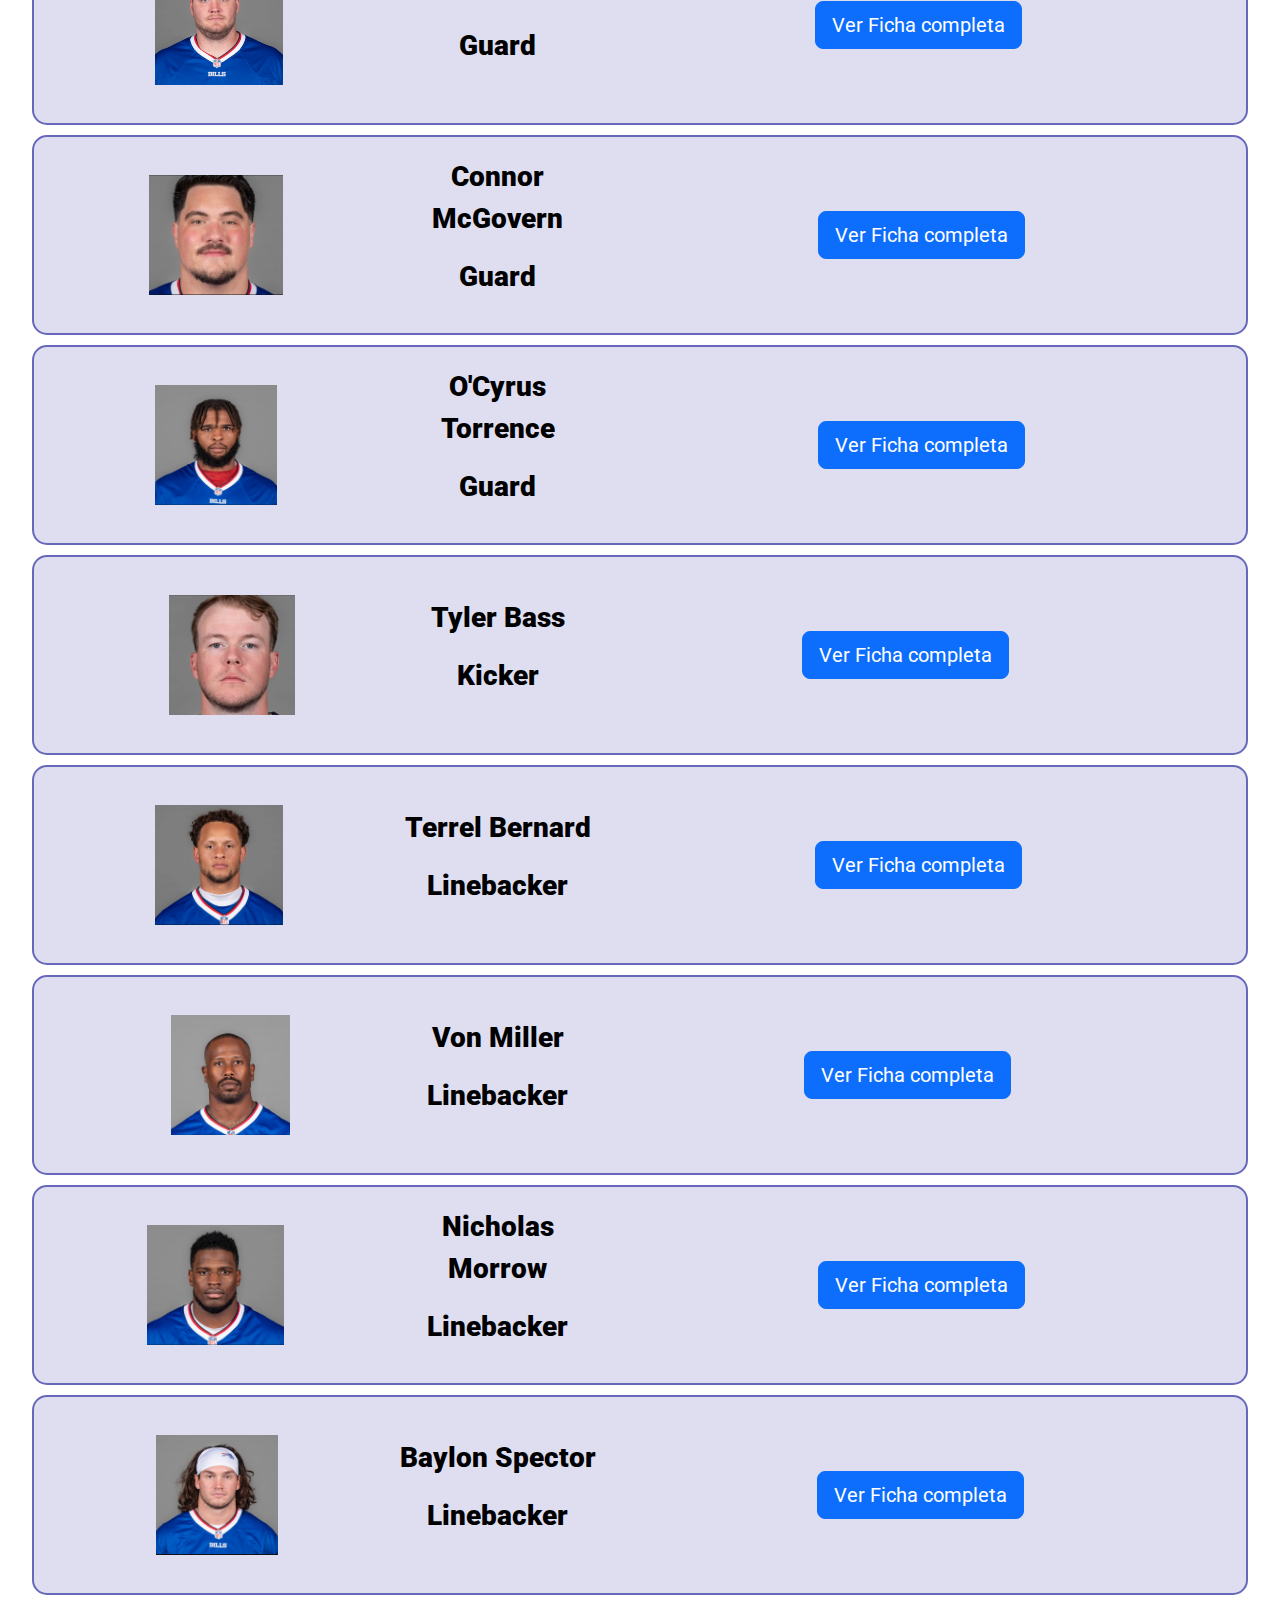
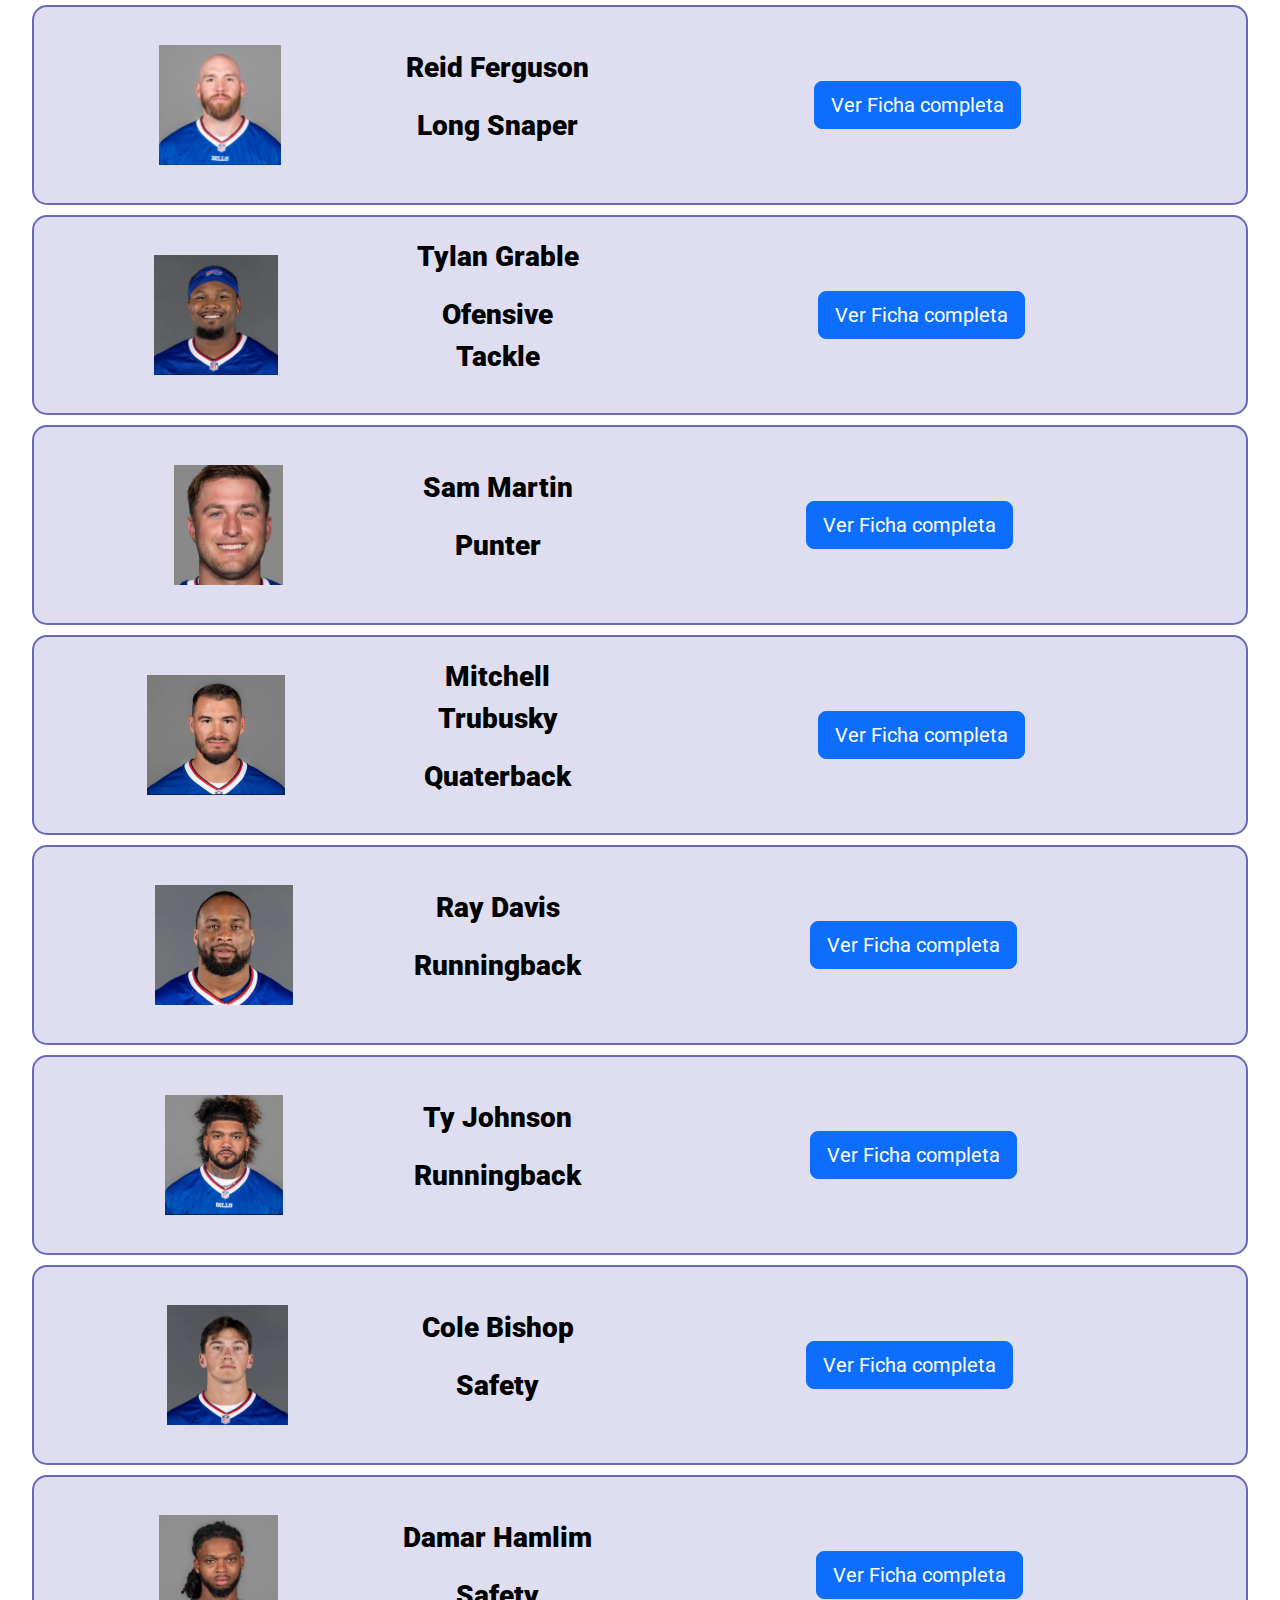
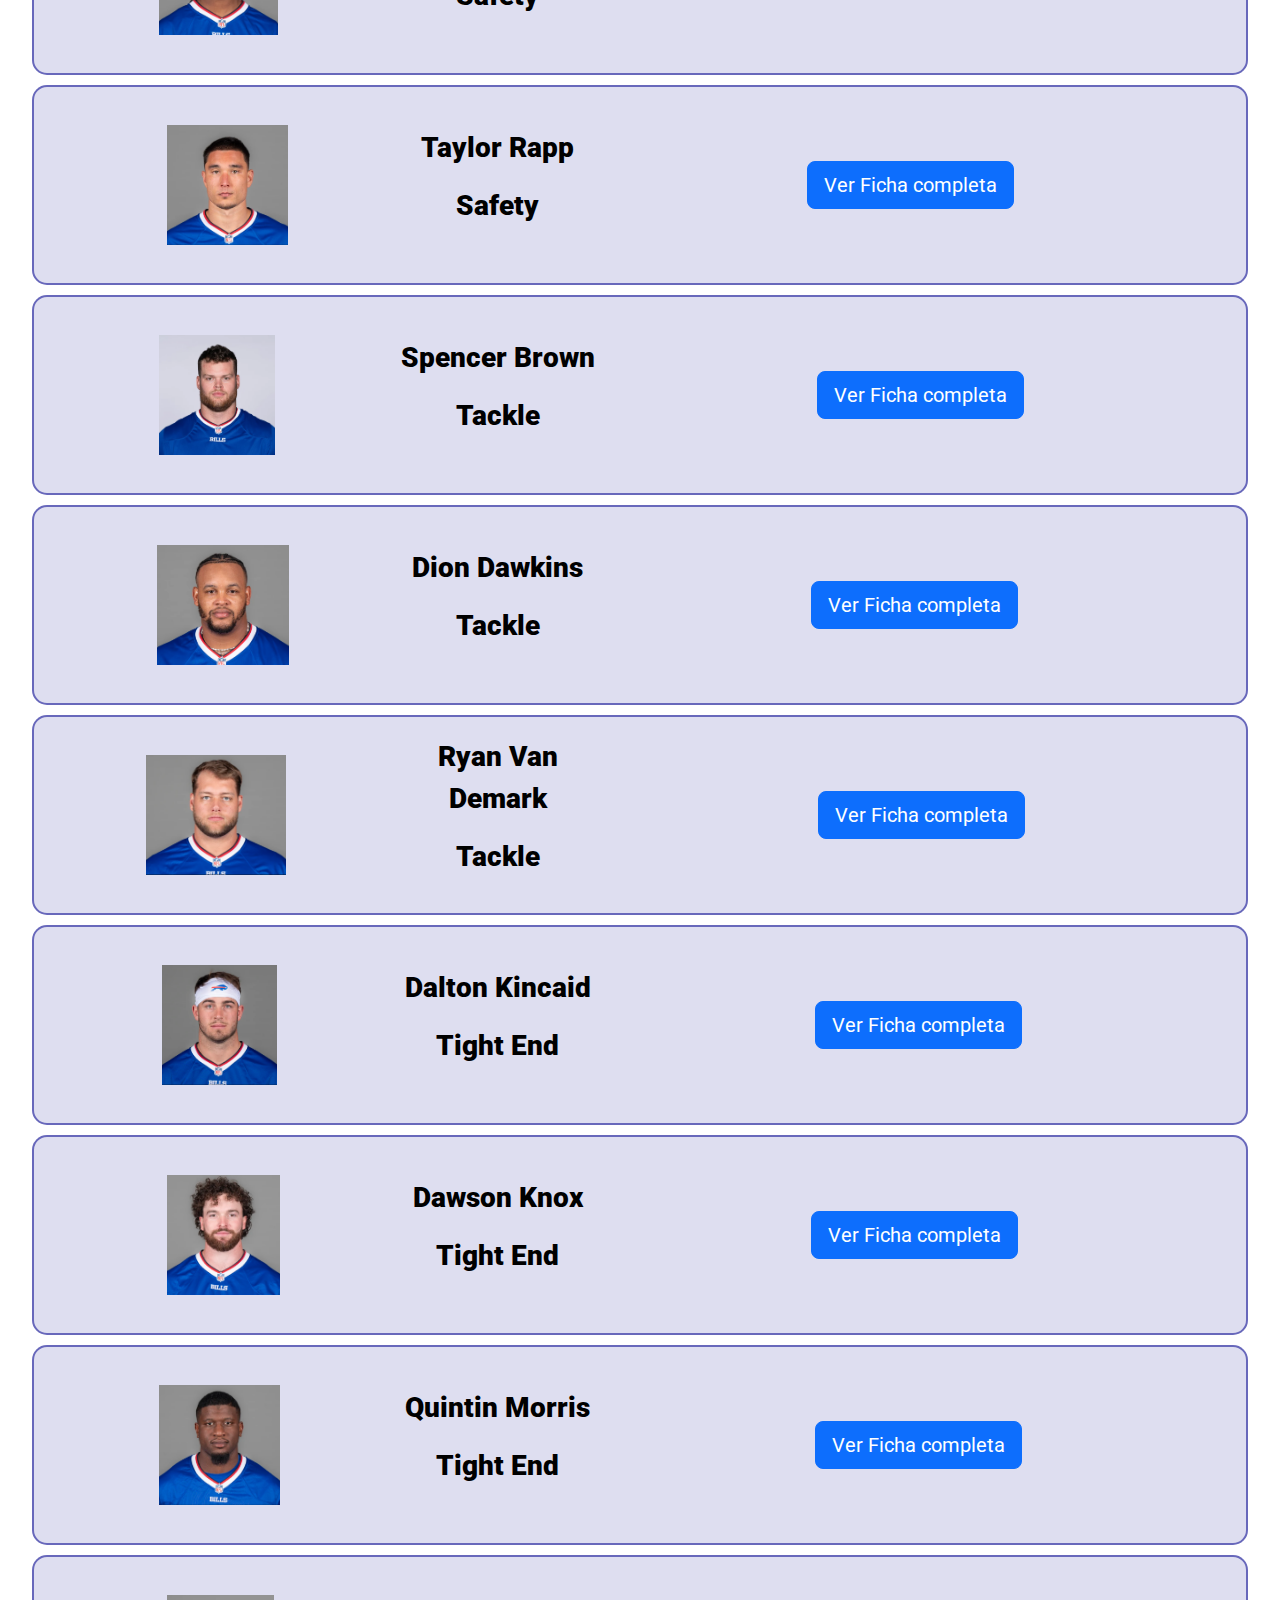
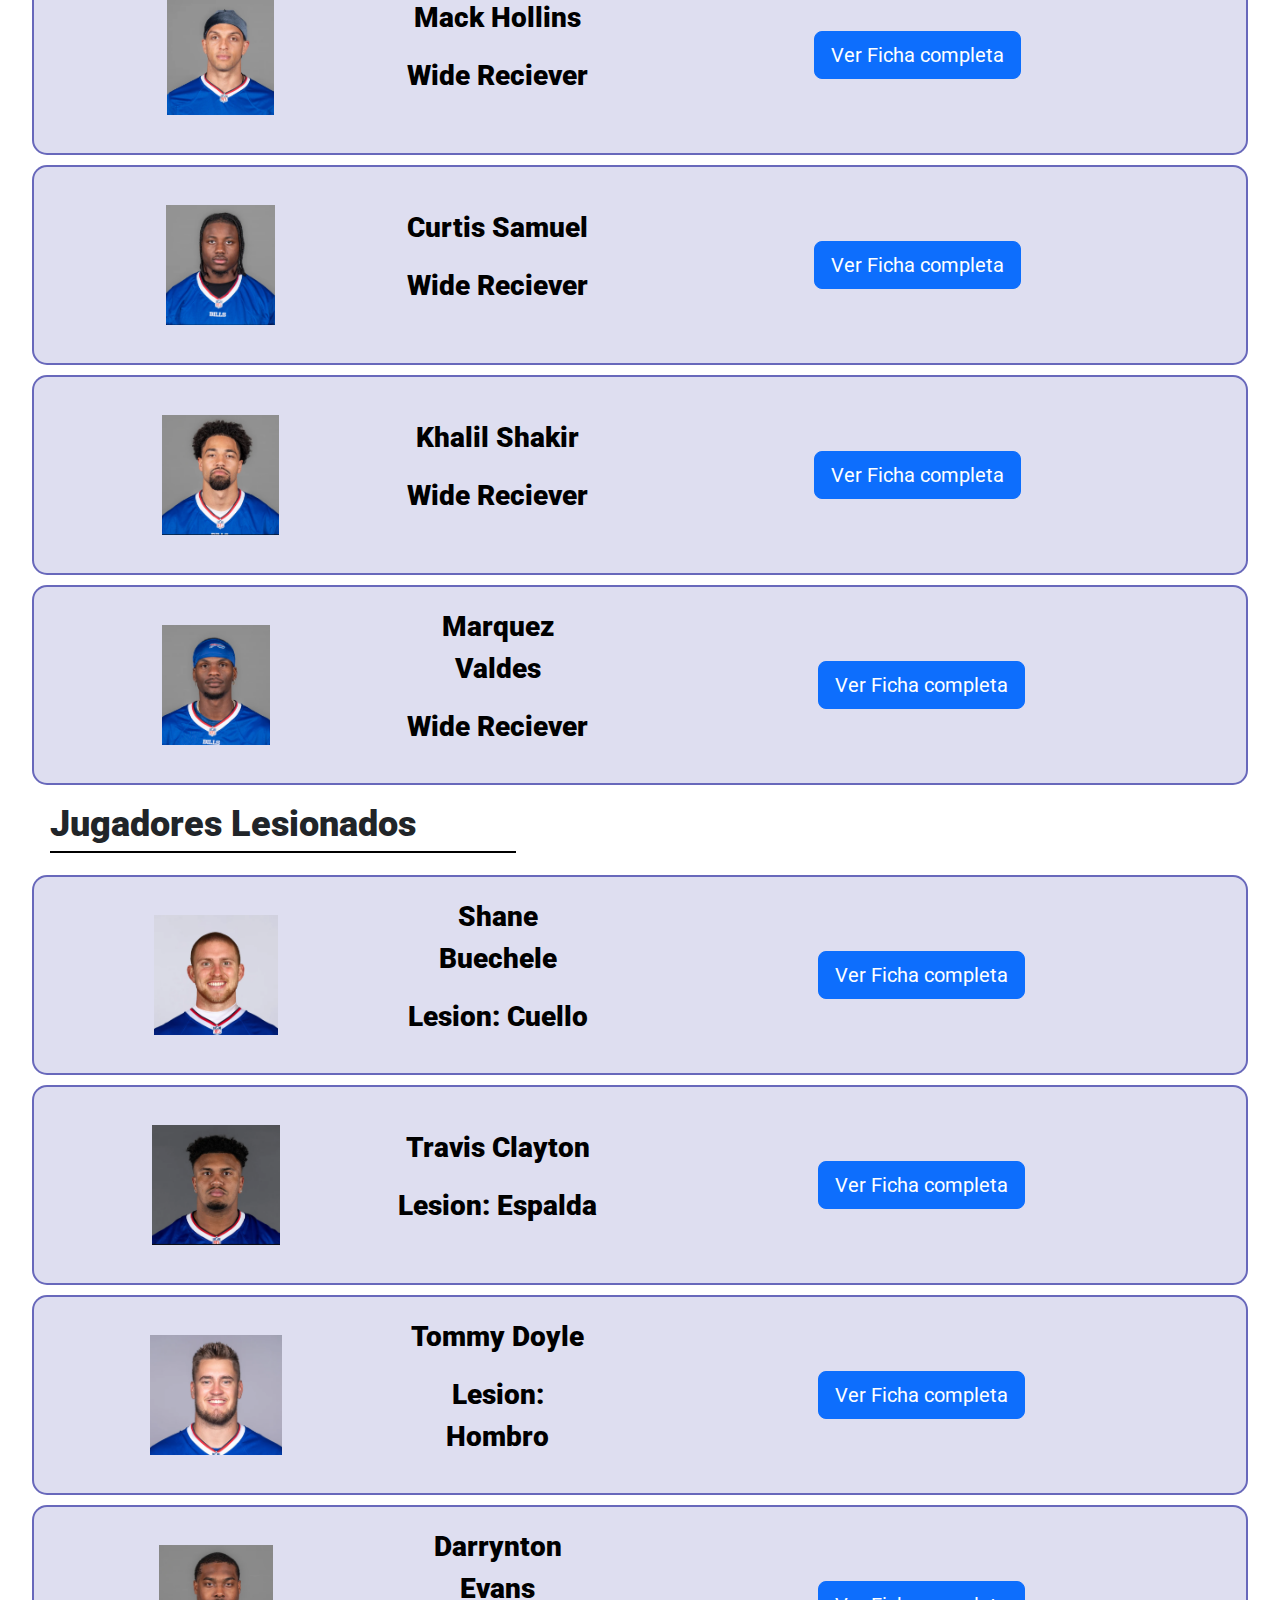
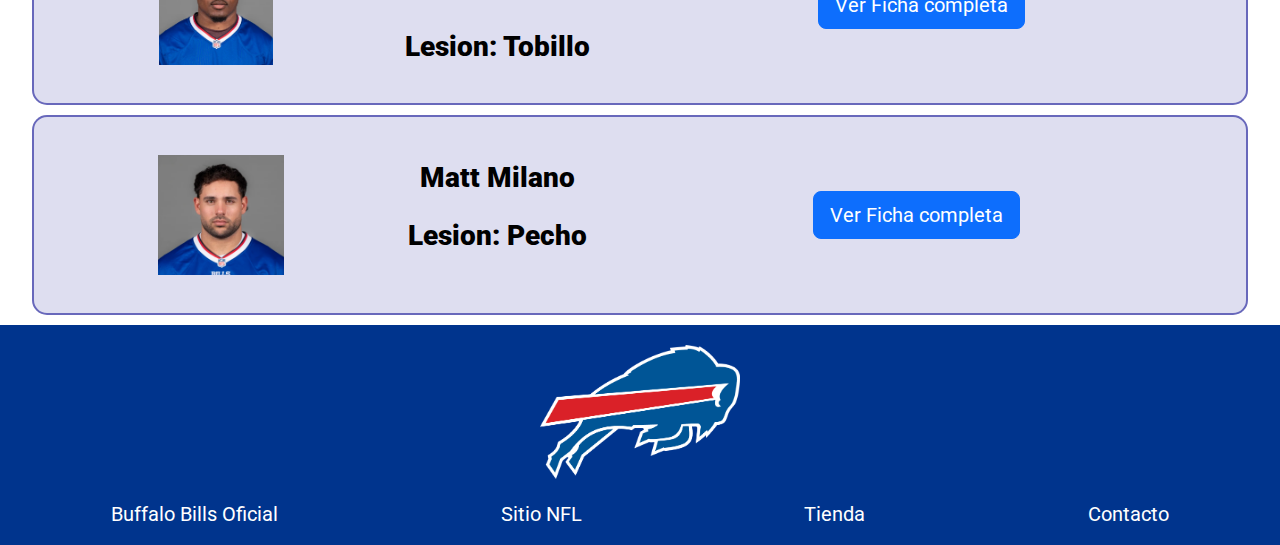
<file: equipo.html>
<!DOCTYPE html>
<html lang="en">
<head>
    <meta charset="UTF-8">
    <meta name="viewport" content="width=device-width, initial-scale=1.0">
    <title>Buffalo Bills en español</title>

        <!-- SEO -->
        <meta name="descption" content="Noticias, calendario y resultados de los Buffalo Bills, equipo de la NFL. Toda la actualidad en un solo lugar y español.">
        <meta name="keywords" content="Buffalo Bills, español, NFL, Josh Allen, Bills, Buffalo">

    <!-- tipografia -->
    <link rel="preconnect" href="https://fonts.googleapis.com">
    <link rel="preconnect" href="https://fonts.gstatic.com" crossorigin>
    <link href="https://fonts.googleapis.com/css2?family=Roboto:wght@100;400;700;900&display=swap" rel="stylesheet">

    <!-- bootstrap -->
    <link href="https://cdn.jsdelivr.net/npm/bootstrap@5.3.3/dist/css/bootstrap.min.css" rel="stylesheet" integrity="sha384-QWTKZyjpPEjISv5WaRU9OFeRpok6YctnYmDr5pNlyT2bRjXh0JMhjY6hW+ALEwIH" crossorigin="anonymous">
    <script src="https://cdn.jsdelivr.net/npm/bootstrap@5.3.3/dist/js/bootstrap.bundle.min.js" integrity="sha384-YvpcrYf0tY3lHB60NNkmXc5s9fDVZLESaAA55NDzOxhy9GkcIdslK1eN7N6jIeHz" crossorigin="anonymous"></script>


    <!-- CSS -->
    <link rel="stylesheet" href="css/style.css">
</head>
<body>
    <header>
        <section class="headerbills">
            <section class="logobills">
                <a href="index.html">
                    <img src="./img/BuffaloBillsLogo.png" alt="Logo Buffalo Bills">
                </a>
            </section>
            <section class="titulobills">
                <p>Buffalo</p>
                <p>en espanol</p>
            </section>
        </section>
            <nav>
                <ul>
                    <li><a href="noticias.html">NOTICIAS</a></li>
                    <li><a href="equipo.html">EQUIPO</a></li>
                    <li><a href="calendario.html">CALENDARIO</a></li>
                    <li><a href="resumen.html">RESUMEN</a></li>
                </ul>
            </nav>
    </header>
    <main>
        <p class="TitularSeccion">
            Jugadores Activos
        </p>

        <section class="CardCalendario CardEquipo">
            <section class="logocardcalendario">
                <img src="./img/FotoJosh.jpg" alt="fotografia de Josh Allen">
            </section>
            <section class="titulocardequipo">
                <p>Josh Allen</p>
                <p>Quaterback</p>
            </section>
            <section class="BotonCardCalendario">
                <a class="btn btn-primary btn-lg" href="https://www.buffalobills.com/team/players-roster/josh-allen/" role="button">Ver Ficha completa</a>
            </section>
        </section>
        </section>
        <section class="CardCalendario CardEquipo">
            <section class="logocardcalendario">
                <img src="./img/KeonColeman.png" alt="fotografia de Keon Coleman">
            </section>
            <section class="titulocardequipo">
                <p>Keon Coleman</p>
                <p>Wide Reciever</p>
            </section>
            <section class="BotonCardCalendario">
                <a class="btn btn-primary btn-lg" href="./Calendario.html" role="button">Ver Ficha completa</a>
            </section>
        </section>
        </section>
        <section class="CardCalendario CardEquipo">
            <section class="logocardcalendario">
                <img src="./img/JamesCook.png" alt="fotografia de James Cook">
            </section>
            <section class="titulocardcalendario">
                <p>James Cook</p>
                <p>Running Back</p>
            </section>
            <section class="BotonCardCalendario">
                <a class="btn btn-primary btn-lg" href="https://www.buffalobills.com/team/players-roster/james-cook/" role="button">Ver Ficha completa</a>
            </section>
        </section>
        <section class="CardCalendario CardEquipo">
            <section class="logocardcalendario">
                <img src="./img/SedrickVPG.png" alt="fotografia de Sedrick Van Pran-Granger">
            </section>
            <section class="titulocardequipo">
                <p>Sedrick Van Pran-Granger</p>
                <p>Center/Guard</p>
            </section>
            <section class="BotonCardCalendario">
                <a class="btn btn-primary btn-lg" href="https://www.buffalobills.com/team/players-roster/sedrick-van-pran-granger/" role="button">Ver Ficha completa</a>
            </section>
        </section>
        <section class="CardCalendario CardEquipo">
            <section class="logocardcalendario">
                <img src="./img/Benford.png" alt="fotografia de Christian Benford">
            </section>
            <section class="titulocardequipo">
                <p>Christian Benford</p>
                <p>Corner Back</p>
            </section>
            <section class="BotonCardCalendario">
                <a class="btn btn-primary btn-lg" href="https://www.buffalobills.com/team/players-roster/christian-benford/" role="button">Ver Ficha completa</a>
            </section>
        </section>
        <section class="CardCalendario CardEquipo">
            <section class="logocardcalendario">
                <img src="./img/Douglas.png" alt="fotografia de Rasul Douglas">
            </section>
            <section class="titulocardequipo">
                <p>Rasul Douglas</p>
                <p>Corner Back</p>
            </section>
            <section class="BotonCardCalendario">
                <a class="btn btn-primary btn-lg" href="https://www.buffalobills.com/team/players-roster/rasul-douglas/" role="button">Ver Ficha completa</a>
            </section>
        </section>
        <section class="CardCalendario CardEquipo">
            <section class="logocardcalendario">
                <img src="./img/KaiirElam.png" alt="fotografia de Rasul Douglas">
            </section>
            <section class="titulocardequipo">
                <p>Kaiir Elam</p>
                <p>Corner Back</p>
            </section>
            <section class="BotonCardCalendario">
                <a class="btn btn-primary btn-lg" href="https://www.buffalobills.com/team/players-roster/kaiir-elam/" role="button">Ver Ficha completa</a>
            </section>
        </section>
        <section class="CardCalendario CardEquipo">
            <section class="logocardcalendario">
                <img src="./img/JamarcusIngram.png" alt="fotografia de Ja'Marcus Ingram">
            </section>
            <section class="titulocardequipo">
                <p>Ja'Marcus Ingram</p>
                <p>Corner Back</p>
            </section>
            <section class="BotonCardCalendario">
                <a class="btn btn-primary btn-lg" href="https://www.buffalobills.com/team/players-roster/ja-marcus-ingram/" role="button">Ver Ficha completa</a>
            </section>
        </section>
        <section class="CardCalendario CardEquipo">
            <section class="titulocardequipo">
                <img src="./img/TaronJohnson.png" alt="fotografia de Taron Johnson">
            </section>
            <section class="titulocardequipo">
                <p>Taron Johnson</p>
                <p>Corner Back</p>
            </section>
            <section class="BotonCardCalendario">
                <a class="btn btn-primary btn-lg" href="https://www.buffalobills.com/team/players-roster/taron-johnson/" role="button">Ver Ficha completa</a>
            </section>
        </section>
        <section class="CardCalendario CardEquipo">
            <section class="logocardcalendario">
                <img src="./img/BrandonCodrington.png" alt="fotografia de Brandon Codrington">
            </section>
            <section class="titulocardequipo">
                <p>Brandon Codrington</p>
                <p>Deep Back</p>
            </section>
            <section class="BotonCardCalendario">
                <a class="btn btn-primary btn-lg" href="https://www.buffalobills.com/team/players-roster/taron-johnson/" role="button">Ver Ficha completa</a>
            </section>
        </section>
        <section class="CardCalendario CardEquipo">
            <section class="logocardcalendario">
                <img src="./img/CamLewis.png" alt="fotografia de Cam Lewis">
            </section>
            <section class="titulocardequipo">
                <p>Cam Lewis</p>
                <p>Deep Back</p>
            </section>
            <section class="BotonCardCalendario">
                <a class="btn btn-primary btn-lg" href="https://www.buffalobills.com/team/players-roster/cam-lewis/" role="button">Ver Ficha completa</a>
            </section>
        </section>
        <section class="CardCalendario CardEquipo">
            <section class="logocardcalendario">
                <img src="./img/EJEpenesa.png" alt="fotografia de AJ Epenesa">
            </section>
            <section class="titulocardequipo">
                <p>AJ Epenesa</p>
                <p>Defensive Edge</p>
            </section>
            <section class="BotonCardCalendario">
                <a class="btn btn-primary btn-lg" href="https://www.buffalobills.com/team/players-roster/a-j-epenesa/" role="button">Ver Ficha completa</a>
            </section>
        </section>
        <section class="CardCalendario CardEquipo">
            <section class="logocardcalendario">
                <img src="./img/gregrouseau.png" alt="fotografia de Greg Rousseau">
            </section>
            <section class="titulocardequipo">
                <p>Greg Rousseau</p>
                <p>Defensive Edge</p>
            </section>
            <section class="BotonCardCalendario">
                <a class="btn btn-primary btn-lg" href="https://www.buffalobills.com/team/players-roster/greg-rousseau/" role="button">Ver Ficha completa</a>
            </section>
        </section>
        <section class="CardCalendario CardEquipo">
            <section class="logocardcalendario">
                <img src="./img/dawuanesmoot.png" alt="fotografia de Dawuane Smoot">
            </section>
            <section class="titulocardequipo">
                <p>Dawuane Smoot</p>
                <p>Defensive Edge</p>
            </section>
            <section class="BotonCardCalendario">
                <a class="btn btn-primary btn-lg" href="https://www.buffalobills.com/team/players-roster/dawuane-smoot/" role="button">Ver Ficha completa</a>
            </section>
        </section>
        <section class="CardCalendario CardEquipo">
            <section class="logocardcalendario">
                <img src="./img/CaseyToohill.png" alt="fotografia de Casey Toohill">
            </section>
            <section class="titulocardequipo">
                <p>Casey Toohill</p>
                <p>Defensive Edge</p>
            </section>
            <section class="BotonCardCalendario">
                <a class="btn btn-primary btn-lg" href="https://www.buffalobills.com/team/players-roster/casey-toohill/" role="button">Ver Ficha completa</a>
            </section>
        </section>
        <section class="CardCalendario CardEquipo">
            <section class="logocardcalendario">
                <img src="./img/DawayneCarter.png" alt="fotografia de DeWayne Carter">
            </section>
            <section class="titulocardequipo">
                <p>DeWayne Carter</p>
                <p>Defensive Tackle</p>
            </section>
            <section class="BotonCardCalendario">
                <a class="btn btn-primary btn-lg" href="https://www.buffalobills.com/team/players-roster/dewayne-carter/" role="button">Ver Ficha completa</a>
            </section>
        </section>
        <section class="CardCalendario CardEquipo">
            <section class="logocardcalendario">
                <img src="./img/AustinJohson.png" alt="fotografia de Austin Johnson">
            </section>
            <section class="titulocardequipo">
                <p>Austin Johnson</p>
                <p>Defensive Tackle</p>
            </section>
            <section class="BotonCardCalendario">
                <a class="btn btn-primary btn-lg" href="https://www.buffalobills.com/team/players-roster/austin-johnson/" role="button">Ver Ficha completa</a>
            </section>
        </section>
        <section class="CardCalendario CardEquipo">
            <section class="logocardcalendario">
                <img src="./img/DaquanJones.png" alt="fotografia de DaQuan Jones">
            </section>
            <section class="titulocardequipo">
                <p>DaQuan Jones</p>
                <p>Defensive Tackle</p>
            </section>
            <section class="BotonCardCalendario">
                <a class="btn btn-primary btn-lg" href="https://www.buffalobills.com/team/players-roster/daquan-jones/" role="button">Ver Ficha completa</a>
            </section>
        </section>
        <section class="CardCalendario CardEquipo">
        <section class="logocardcalendario">
            <img src="./img/EdOliver.png" alt="fotografia de Ed Olvier">
        </section>
        <section class="titulocardequipo">
            <p>Ed Olvier</p>
            <p>Defensive Tackle</p>
        </section>
        <section class="BotonCardCalendario">
            <a class="btn btn-primary btn-lg" href="https://www.buffalobills.com/team/players-roster/ed-oliver/" role="button">Ver Ficha completa</a>
        </section>
    </section>
    <section class="CardCalendario CardEquipo">
        <section class="logocardcalendario">
            <img src="./img/JavonSolomon.png" alt="fotografia de Davon Solomon">
        </section>
        <section class="titulocardequipo">
            <p>Davon Solomon</p>
            <p>Edge</p>
        </section>
        <section class="BotonCardCalendario">
            <a class="btn btn-primary btn-lg" href="https://www.buffalobills.com/team/players-roster/javon-solomon/" role="button">Ver Ficha completa</a>
        </section>
    </section>
    <section class="CardCalendario CardEquipo">
        <section class="logocardcalendario">
            <img src="./img/ReggieGilliam.png" alt="fotografia de Reggie Gilliam">
        </section>
        <section class="titulocardequipo">
            <p>Reggie Gilliam</p>
            <p>Full Back</p>
        </section>
        <section class="BotonCardCalendario">
            <a class="btn btn-primary btn-lg" href="https://www.buffalobills.com/team/players-roster/reggie-gilliam/" role="button">Ver Ficha completa</a>
        </section>
    </section>
    <section class="CardCalendario CardEquipo">
        <section class="logocardcalendario">
            <img src="./img/DavidEdwards.png" alt="fotografia de David Edwards">
        </section>
        <section class="titulocardequipo">
            <p>David Edwards</p>
            <p>Guard</p>
        </section>
        <section class="BotonCardCalendario">
            <a class="btn btn-primary btn-lg" href="https://www.buffalobills.com/team/players-roster/david-edwards/" role="button">Ver Ficha completa</a>
        </section>
    </section>
    <section class="CardCalendario CardEquipo">
        <section class="logocardcalendario">
            <img src="./img/ConnorMcGovern.png" alt="fotografia de Connor McGovern">
        </section>
        <section class="titulocardequipo">
            <p>Connor McGovern</p>
            <p>Guard</p>
        </section>
        <section class="BotonCardCalendario">
            <a class="btn btn-primary btn-lg" href="https://www.buffalobills.com/team/players-roster/connor-mcgovern/" role="button">Ver Ficha completa</a>
        </section>
    </section>
    <section class="CardCalendario CardEquipo">
        <section class="logocardcalendario">
            <img src="./img/OcyrusTorrence.png" alt="fotografia de O'Cyrus Torrence">
        </section>
        <section class="titulocardequipo">
            <p>O'Cyrus Torrence</p>
            <p>Guard</p>
        </section>
        <section class="BotonCardCalendario">
            <a class="btn btn-primary btn-lg" href="https://www.buffalobills.com/team/players-roster/o-cyrus-torrence/" role="button">Ver Ficha completa</a>
        </section>
    </section>
    <section class="CardCalendario CardEquipo">
        <section class="logocardcalendario">
            <img src="./img/TylerBass.png" alt="fotografia de Tyler Bass">
        </section>
        <section class="titulocardequipo">
            <p>Tyler Bass</p>
            <p>Kicker</p>
        </section>
        <section class="BotonCardCalendario">
            <a class="btn btn-primary btn-lg" href="https://www.buffalobills.com/team/players-roster/tyler-bass/" role="button">Ver Ficha completa</a>
        </section>
    </section>
    <section class="CardCalendario CardEquipo">
        <section class="logocardcalendario">
            <img src="./img/TerrelBernard.png" alt="fotografia de Terrel Bernard">
        </section>
        <section class="titulocardequipo">
            <p>Terrel Bernard</p>
            <p>Linebacker</p>
        </section>
        <section class="BotonCardCalendario">
            <a class="btn btn-primary btn-lg" href="https://www.buffalobills.com/team/players-roster/terrel-bernard/" role="button">Ver Ficha completa</a>
        </section>
    </section>
    <section class="CardCalendario CardEquipo">
        <section class="logocardcalendario">
            <img src="./img/VonMiller.png" alt="fotografia de Von Miller">
        </section>
        <section class="titulocardequipo">
            <p>Von Miller</p>
            <p>Linebacker</p>
        </section>
        <section class="BotonCardCalendario">
            <a class="btn btn-primary btn-lg" href="https://www.buffalobills.com/team/players-roster/von-miller/" role="button">Ver Ficha completa</a>
        </section>
    </section>
    <section class="CardCalendario CardEquipo">
        <section class="logocardcalendario">
            <img src="./img/NicholasMorrow.png" alt="fotografia de Nicholas Morrow">
        </section>
        <section class="titulocardequipo">
            <p>Nicholas Morrow</p>
            <p>Linebacker</p>
        </section>
        <section class="BotonCardCalendario">
            <a class="btn btn-primary btn-lg" href="https://www.buffalobills.com/team/players-roster/nicholas-morrow/" role="button">Ver Ficha completa</a>
        </section>
    </section>
    <section class="CardCalendario CardEquipo">
        <section class="logocardcalendario">
            <img src="./img/BaylonSpector.png" alt="fotografia de Baylon Spector">
        </section>
        <section class="titulocardequipo">
            <p>Baylon Spector</p>
            <p>Linebacker</p>
        </section>
        <section class="BotonCardCalendario">
            <a class="btn btn-primary btn-lg" href="https://www.buffalobills.com/team/players-roster/baylon-spector/" role="button">Ver Ficha completa</a>
        </section>
    </section>
    <section class="CardCalendario CardEquipo">
        <section class="logocardcalendario">
            <img src="./img/ReidFerguson.png" alt="fotografia de Reid Ferguson">
        </section>
        <section class="titulocardequipo">
            <p>Reid Ferguson</p>
            <p>Long Snaper</p>
        </section>
        <section class="BotonCardCalendario">
            <a class="btn btn-primary btn-lg" href="https://www.buffalobills.com/team/players-roster/reid-ferguson/" role="button">Ver Ficha completa</a>
        </section>
    </section>
    <section class="CardCalendario CardEquipo">
        <section class="logocardcalendario">
            <img src="./img/TylanGrable.png" alt="fotografia de Tylan Grable">
        </section>
        <section class="titulocardequipo">
            <p>Tylan Grable</p>
            <p>Ofensive Tackle</p>
        </section>
        <section class="BotonCardCalendario">
            <a class="btn btn-primary btn-lg" href="https://www.buffalobills.com/team/players-roster/tylan-grable/" role="button">Ver Ficha completa</a>
        </section>
    </section>
    <section class="CardCalendario CardEquipo">
        <section class="logocardcalendario">
            <img src="./img/SamMartin.png" alt="fotografia de Sam Martin">
        </section>
        <section class="titulocardequipo">
            <p>Sam Martin</p>
            <p>Punter</p>
        </section>
        <section class="BotonCardCalendario">
            <a class="btn btn-primary btn-lg" href="https://www.buffalobills.com/team/players-roster/sam-martin/" role="button">Ver Ficha completa</a>
        </section>
    </section>
    <section class="CardCalendario CardEquipo">
        <section class="logocardcalendario">
            <img src="./img/MitchellTrubisky.png" alt="fotografia de Mitchell Trubusky">
        </section>
        <section class="titulocardequipo">
            <p>Mitchell Trubusky</p>
            <p>Quaterback</p>
        </section>
        <section class="BotonCardCalendario">
            <a class="btn btn-primary btn-lg" href="https://www.buffalobills.com/team/players-roster/mitchell-trubisky/" role="button">Ver Ficha completa</a>
        </section>
    </section>
    <section class="CardCalendario CardEquipo">
        <section class="logocardcalendario">
            <img src="./img/raydavis.png" alt="fotografia de Ray Davis">
        </section>
        <section class="titulocardequipo">
            <p>Ray Davis</p>
            <p>Runningback</p>
        </section>
        <section class="BotonCardCalendario">
            <a class="btn btn-primary btn-lg" href="https://www.buffalobills.com/team/players-roster/ray-davis/" role="button">Ver Ficha completa</a>
        </section>
    </section>
    <section class="CardCalendario CardEquipo">
        <section class="logocardcalendario">
            <img src="./img/TyJohnson.png" alt="fotografia de Ty Johnson">
        </section>
        <section class="titulocardequipo">
            <p>Ty Johnson</p>
            <p>Runningback</p>
        </section>
        <section class="BotonCardCalendario">
            <a class="btn btn-primary btn-lg" href="https://www.buffalobills.com/team/players-roster/ty-johnson/" role="button">Ver Ficha completa</a>
        </section>
    </section>
    <section class="CardCalendario CardEquipo">
        <section class="logocardcalendario">
            <img src="./img/ColeBishop.png" alt="fotografia de Cole Bishop">
        </section>
        <section class="titulocardequipo">
            <p>Cole Bishop</p>
            <p>Safety</p>
        </section>
        <section class="BotonCardCalendario">
            <a class="btn btn-primary btn-lg" href="https://www.buffalobills.com/team/players-roster/cole-bishop/" role="button">Ver Ficha completa</a>
        </section>
    </section>
    <section class="CardCalendario CardEquipo">
        <section class="logocardcalendario">
            <img src="./img/DamarHamlim.png" alt="fotografia de Damar Hamlim">
        </section>
        <section class="titulocardequipo">
            <p>Damar Hamlim</p>
            <p>Safety</p>
        </section>
        <section class="BotonCardCalendario">
            <a class="btn btn-primary btn-lg" href="https://www.buffalobills.com/team/players-roster/damar-hamlin/" role="button">Ver Ficha completa</a>
        </section>
    </section>
    <section class="CardCalendario CardEquipo">
        <section class="logocardcalendario">
            <img src="./img/TaylorRapp.png" alt="fotografia de Taylor Rapp">
        </section>
        <section class="titulocardequipo">
            <p>Taylor Rapp</p>
            <p>Safety</p>
        </section>
        <section class="BotonCardCalendario">
            <a class="btn btn-primary btn-lg" href="https://www.buffalobills.com/team/players-roster/taylor-rapp/" role="button">Ver Ficha completa</a>
        </section>
    </section>
    <section class="CardCalendario CardEquipo">
        <section class="logocardcalendario">
            <img src="./img/SpencerBrown.png" alt="fotografia de Spencer Brown">
        </section>
        <section class="titulocardequipo">
            <p>Spencer Brown</p>
            <p>Tackle</p>
        </section>
        <section class="BotonCardCalendario">
            <a class="btn btn-primary btn-lg" href="https://www.buffalobills.com/team/players-roster/spencer-brown/" role="button">Ver Ficha completa</a>
        </section>
    </section>
    <section class="CardCalendario CardEquipo">
        <section class="logocardcalendario">
            <img src="./img/DionDawkins.png" alt="fotografia de Dion Dawkins">
        </section>
        <section class="titulocardequipo">
            <p>Dion Dawkins</p>
            <p>Tackle</p>
        </section>
        <section class="BotonCardCalendario">
            <a class="btn btn-primary btn-lg" href="https://www.buffalobills.com/team/players-roster/dion-dawkins/" role="button">Ver Ficha completa</a>
        </section>
    </section>
    <section class="CardCalendario CardEquipo">
        <section class="logocardcalendario">
            <img src="./img/VanDemark.png" alt="fotografia de Ryan Van Demark">
        </section>
        <section class="titulocardequipo">
            <p>Ryan Van Demark</p>
            <p>Tackle</p>
        </section>
        <section class="BotonCardCalendario">
            <a class="btn btn-primary btn-lg" href="https://www.buffalobills.com/team/players-roster/ryan-van-demark/" role="button">Ver Ficha completa</a>
        </section>
    </section>
    <section class="CardCalendario CardEquipo">
        <section class="logocardcalendario">
            <img src="./img/DaltonKincaid.png" alt="fotografia de Dalton Kincaid">
        </section>
        <section class="titulocardequipo">
            <p>Dalton Kincaid</p>
            <p>Tight End</p>
        </section>
        <section class="BotonCardCalendario">
            <a class="btn btn-primary btn-lg" href="https://www.buffalobills.com/team/players-roster/dalton-kincaid/" role="button">Ver Ficha completa</a>
        </section>
    </section>
    <section class="CardCalendario CardEquipo">
        <section class="logocardcalendario">
            <img src="./img/DawsonKnox.png" alt="fotografia de Dawson Knox">
        </section>
        <section class="titulocardequipo">
            <p>Dawson Knox</p>
            <p>Tight End</p>
        </section>
        <section class="BotonCardCalendario">
            <a class="btn btn-primary btn-lg" href="https://www.buffalobills.com/team/players-roster/dawson-knox/" role="button">Ver Ficha completa</a>
        </section>
    </section>
    <section class="CardCalendario CardEquipo">
        <section class="logocardcalendario">
            <img src="./img/QuintinMorris.png" alt="fotografia de Quintin Morris">
        </section>
        <section class="titulocardequipo">
            <p>Quintin Morris</p>
            <p>Tight End</p>
        </section>
        <section class="BotonCardCalendario">
            <a class="btn btn-primary btn-lg" href="https://www.buffalobills.com/team/players-roster/quintin-morris/" role="button">Ver Ficha completa</a>
        </section>
    </section>
    <section class="CardCalendario CardEquipo">
        <section class="logocardcalendario">
            <img src="./img/MackHollins.png" alt="fotografia de Mack  Hollins">
        </section>
        <section class="titulocardequipo">
            <p>Mack  Hollins</p>
            <p>Wide Reciever</p>
        </section>
        <section class="BotonCardCalendario">
            <a class="btn btn-primary btn-lg" href="https://www.buffalobills.com/team/players-roster/mack-hollins/" role="button">Ver Ficha completa</a>
        </section>
    </section>
    <section class="CardCalendario CardEquipo">
        <section class="logocardcalendario">
            <img src="./img/CurtisSamuel.png" alt="fotografia de Curtis Samuel">
        </section>
        <section class="titulocardequipo">
            <p>Curtis Samuel</p>
            <p>Wide Reciever</p>
        </section>
        <section class="BotonCardCalendario">
            <a class="btn btn-primary btn-lg" href="https://www.buffalobills.com/team/players-roster/curtis-samuel/" role="button">Ver Ficha completa</a>
        </section>
    </section>
    <section class="CardCalendario CardEquipo">
        <section class="logocardcalendario">
            <img src="./img/KhalilShakir.png" alt="fotografia de Khalil Shakir">
        </section>
        <section class="titulocardequipo">
            <p>Khalil Shakir</p>
            <p>Wide Reciever</p>
        </section>
        <section class="BotonCardCalendario">
            <a class="btn btn-primary btn-lg" href="https://www.buffalobills.com/team/players-roster/khalil-shakir/" role="button">Ver Ficha completa</a>
        </section>
    </section>
    <section class="CardCalendario CardEquipo">
        <section class="logocardcalendario">
            <img src="./img/MVS.png" alt="fotografia de Marquez Valdes">
        </section>
        <section class="titulocardequipo">
            <p>Marquez Valdes</p>
            <p>Wide Reciever</p>
        </section>
        <section class="BotonCardCalendario">
            <a class="btn btn-primary btn-lg" href="https://www.buffalobills.com/team/players-roster/marquez-valdes-scantling/" role="button">Ver Ficha completa</a>
        </section>
    </section>

    <p class="TitularSeccion">
        Jugadores Lesionados
    </p>
    <section class="CardCalendario CardEquipo">
        <section class="logocardcalendario">
            <img src="./img/ShaneBuechele.png" alt="fotografia de Shane Buechele">
        </section>
        <section class="titulocardequipo">
            <p>Shane Buechele</p>
            <p>Lesion: Cuello</p>
        </section>
        <section class="BotonCardCalendario">
            <a class="btn btn-primary btn-lg" href="https://www.buffalobills.com/team/players-roster/shane-buechele/" role="button">Ver Ficha completa</a>
        </section>
    </section>
    <section class="CardCalendario CardEquipo">
        <section class="logocardcalendario">
            <img src="./img/TravisClayton.png" alt="fotografia de Travis Clayton">
        </section>
        <section class="titulocardequipo">
            <p>Travis Clayton</p>
            <p>Lesion: Espalda</p>
        </section>
        <section class="BotonCardCalendario">
            <a class="btn btn-primary btn-lg" href="https://www.buffalobills.com/team/players-roster/travis-clayton/" role="button">Ver Ficha completa</a>
        </section>
    </section>
    <section class="CardCalendario CardEquipo">
        <section class="logocardcalendario">
            <img src="./img/TommyDoyle.png" alt="fotografia de Tommy Doyle">
        </section>
        <section class="titulocardequipo">
            <p>Tommy Doyle</p>
            <p>Lesion: Hombro</p>
        </section>
        <section class="BotonCardCalendario">
            <a class="btn btn-primary btn-lg" href="https://www.buffalobills.com/team/players-roster/tommy-doyle/" role="button">Ver Ficha completa</a>
        </section>
    </section>
    <section class="CardCalendario CardEquipo">
        <section class="logocardcalendario">
            <img src="./img/DarryntonEvans.png" alt="fotografia de Darrynton Evans">
        </section>
        <section class="titulocardequipo">
            <p>Darrynton Evans</p>
            <p>Lesion: Tobillo</p>
        </section>
        <section class="BotonCardCalendario">
            <a class="btn btn-primary btn-lg" href="https://www.buffalobills.com/team/players-roster/darrynton-evans/" role="button">Ver Ficha completa</a>
        </section>
    </section>
    <section class="CardCalendario CardEquipo">
        <section class="logocardcalendario">
            <img src="./img/MattMillano.png" alt="fotografia de Matt Milano">
        </section>
        <section class="titulocardequipo">
            <p>Matt Milano</p>
            <p>Lesion: Pecho</p>
        </section>
        <section class="BotonCardCalendario">
            <a class="btn btn-primary btn-lg" href="https://www.buffalobills.com/team/players-roster/matt-milano/" role="button">Ver Ficha completa</a>
        </section>
    </section>
    </main>
    <footer>
        <section>
            <img class="LogoFooter" src="./img/BuffaloBillsLogo.png" alt="Logo de Buffalo Bills">
        </section>
        <nav>
            <ul>
                <li>
                    <a href="https://www.buffalobills.com" target="_blank">Buffalo Bills Oficial</a>
                </li>
                <li>
                    <a href="https://www.nfl.com" target="_blank">Sitio NFL</a>  
                </li>
                <li>
                    <a href="https://shop.buffalobills.com" target="_blank">Tienda</a>
                </li>
                <li>
                    <a href="https://web.facebook.com/BuffaloBillsesp" target="_blank">Contacto</a>
                </li>
            </ul>
        </nav>
    </footer>
</body>
</html>
</file>
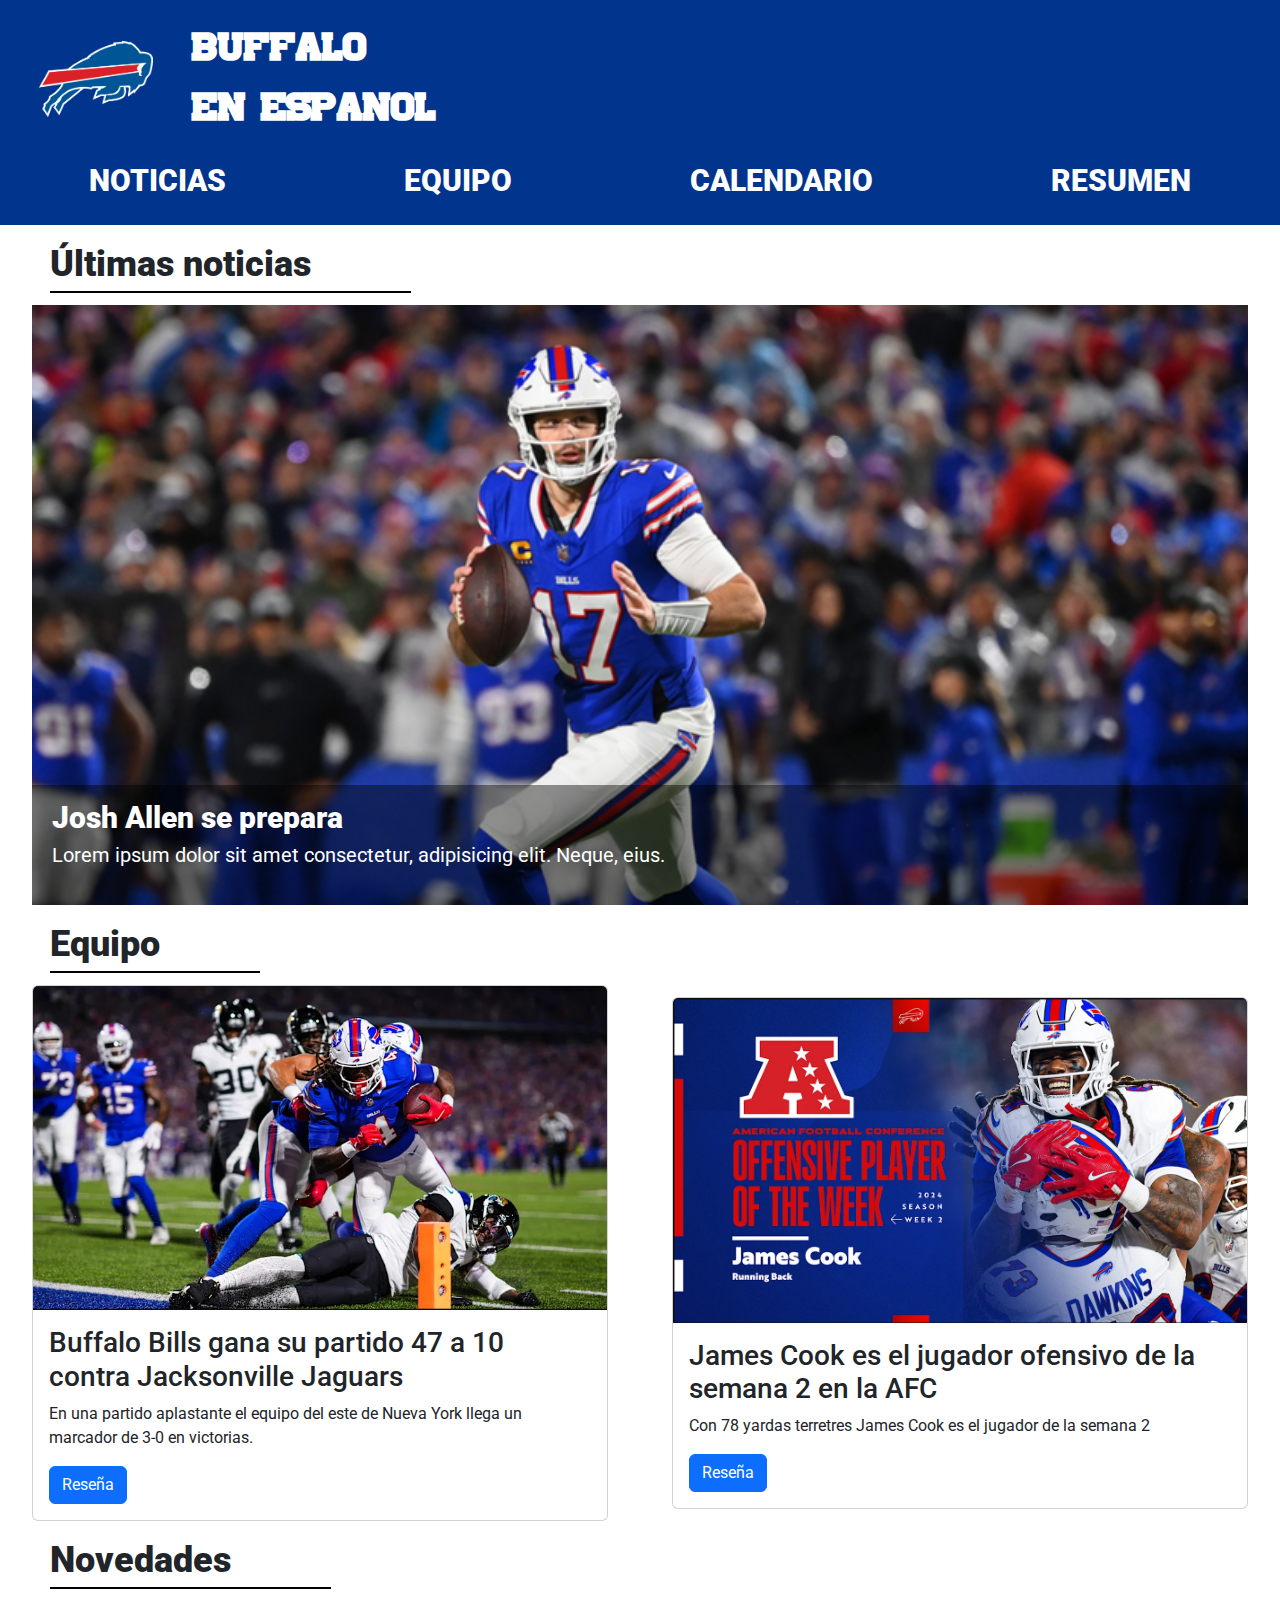
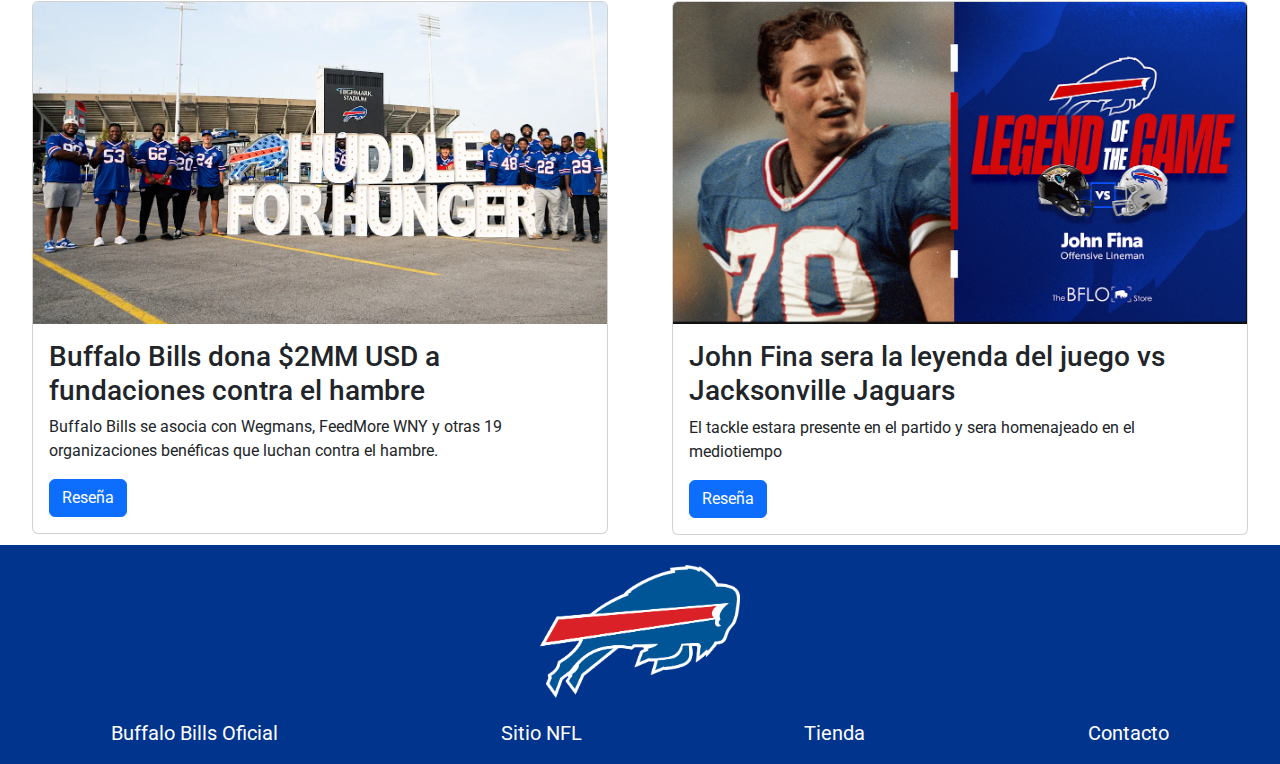
<file: noticias.html>
<!DOCTYPE html>
<html lang="en">
<head>
    <meta charset="UTF-8">
    <meta name="viewport" content="width=device-width, initial-scale=1.0">
    <title>Buffalo Bills en español</title>

        <!-- SEO -->
        <meta name="descption" content="Noticias, calendario y resultados de los Buffalo Bills, equipo de la NFL. Toda la actualidad en un solo lugar y español.">
        <meta name="keywords" content="Buffalo Bills, español, NFL, Josh Allen, Bills, Buffalo">

    <!-- tipografia -->
    <link rel="preconnect" href="https://fonts.googleapis.com">
    <link rel="preconnect" href="https://fonts.gstatic.com" crossorigin>
    <link href="https://fonts.googleapis.com/css2?family=Roboto:wght@100;400;700;900&display=swap" rel="stylesheet">

    <!-- bootstrap -->
    <link href="https://cdn.jsdelivr.net/npm/bootstrap@5.3.3/dist/css/bootstrap.min.css" rel="stylesheet" integrity="sha384-QWTKZyjpPEjISv5WaRU9OFeRpok6YctnYmDr5pNlyT2bRjXh0JMhjY6hW+ALEwIH" crossorigin="anonymous">
    <script src="https://cdn.jsdelivr.net/npm/bootstrap@5.3.3/dist/js/bootstrap.bundle.min.js" integrity="sha384-YvpcrYf0tY3lHB60NNkmXc5s9fDVZLESaAA55NDzOxhy9GkcIdslK1eN7N6jIeHz" crossorigin="anonymous"></script>


    <!-- CSS -->
    <link rel="stylesheet" href="css/style.css">
</head>
<body>
    <header>
        <section class="headerbills">
            <section class="logobills">
                <a href="index.html">
                    <img src="./img/BuffaloBillsLogo.png" alt="Logo Buffalo Bills">
                </a>
            </section>
            <section class="titulobills">
                <p>Buffalo</p>
                <p>en espanol</p>
            </section>
        </section>
            <nav>
                <ul>
                    <li><a href="noticias.html">NOTICIAS</a></li>
                    <li><a href="equipo.html">EQUIPO</a></li>
                    <li><a href="calendario.html">CALENDARIO</a></li>
                    <li><a href="resumen.html">RESUMEN</a></li>
                </ul>
            </nav>
    </header>
    <main>
        <p class="TitularSeccion">
            Últimas noticias
        </p>
    
        <section class="UltimasNoticias">
            <img class="ImagenNoticia" src="./img/JoshAllen1.png" alt="Josh Allen en un partido">
            <section class="Titular">
                <p class="TituloNoticia">
                    Josh Allen se prepara
                </p>
                <p class="TextobajaNoticia">
                    Lorem ipsum dolor sit amet consectetur, adipisicing elit. Neque, eius.
                </p>
            </section>
        </section>
        <p class="TitularSeccion">
            Equipo
        </p>
        <section class="noticias2">
            <div class="card" style="width: 45%; margin: 0 auto;">
                <img src="./img/JuegoBills.png" class="card-img-top" alt="James Cook es detenido por los juegadores de Jacksonville ante de cruzar la linea de anotacion">
                <div class="card-body">
                  <h3 class="card-title">Buffalo Bills gana su partido 47 a 10 contra Jacksonville Jaguars</h3>
                  <p class="card-text">En una partido aplastante el equipo del este de Nueva York llega un marcador de 3-0 en victorias.</p>
                  <a href="https://www.buffalobills.com/news/bills-47-jaguars-10-final-score-stats-to-know-game-highlights" class="btn btn-primary">Reseña</a>
                </div>
              </div> 
              <div class="card" style="width: 45%; margin: 0 auto;">
                <img src="./img/AFCPlayer.png" class="card-img-top" alt="James Cook es el jugador ofensivo de la semana 2 en la AFC">
                <div class="card-body">
                  <h3 class="card-title">James Cook es el jugador ofensivo de la semana 2 en la AFC</h3>
                  <p class="card-text">Con 78 yardas terretres James Cook es el jugador de la semana 2</p>
                  <a href="https://www.buffalobills.com/news/bills-rb-james-cook-named-afc-offensive-player-of-the-week-week-2-2024" class="btn btn-primary">Reseña</a>
                </div>
              </div>
        </section>
        </section>
        <p class="TitularSeccion">
            Novedades
        </p>
        <section class="noticias2">
            <div class="card" style="width: 45%; margin: 0 auto;">
                <img src="./img/FundacionBills.png" class="card-img-top" alt="Integrantes del equipo de Buffalo Bills posa a gente de la fundacion Huddle for Hunger">
                <div class="card-body">
                  <h3 class="card-title">Buffalo Bills dona $2MM USD a fundaciones contra el hambre</h3>
                  <p class="card-text">Buffalo Bills se asocia con Wegmans, FeedMore WNY y otras 19 organizaciones benéficas que luchan contra el hambre.</p>
                  <a href="https://www.buffalobills.com/news/bills-foundation-has-donated-2-million-since-2023-to-address-food-insecurity-huddle-for-hunger" class="btn btn-primary">Reseña</a>
                </div>
              </div> 
              <div class="card" style="width: 45%; margin: 0 auto;">
                <img src="./img/JohnFina.png" class="card-img-top" alt="John Fina aparece sera homenajeado">
                <div class="card-body">
                  <h3 class="card-title">John Fina sera la leyenda del juego vs Jacksonville Jaguars</h3>
                  <p class="card-text">El tackle estara presente en el partido y sera homenajeado en el mediotiempo</p>
                  <a href="https://www.buffalobills.com/news/bills-announce-john-fina-as-legend-of-the-game-for-monday-night-football" class="btn btn-primary">Reseña</a>
                </div>
              </div>
        </section>
    </main>
    <footer>
        <section>
            <img class="LogoFooter" src="./img/BuffaloBillsLogo.png" alt="Logo de Buffalo Bills">
        </section>
        <nav>
            <ul>
                <li>
                    <a href="https://www.buffalobills.com" target="_blank">Buffalo Bills Oficial</a>
                </li>
                <li>
                    <a href="https://www.nfl.com" target="_blank">Sitio NFL</a>  
                </li>
                <li>
                    <a href="https://shop.buffalobills.com" target="_blank">Tienda</a>
                </li>
                <li>
                    <a href="https://web.facebook.com/BuffaloBillsesp" target="_blank">Contacto</a>
                </li>
            </ul>
        </nav>
    </footer>
</body>
</html>
</file>
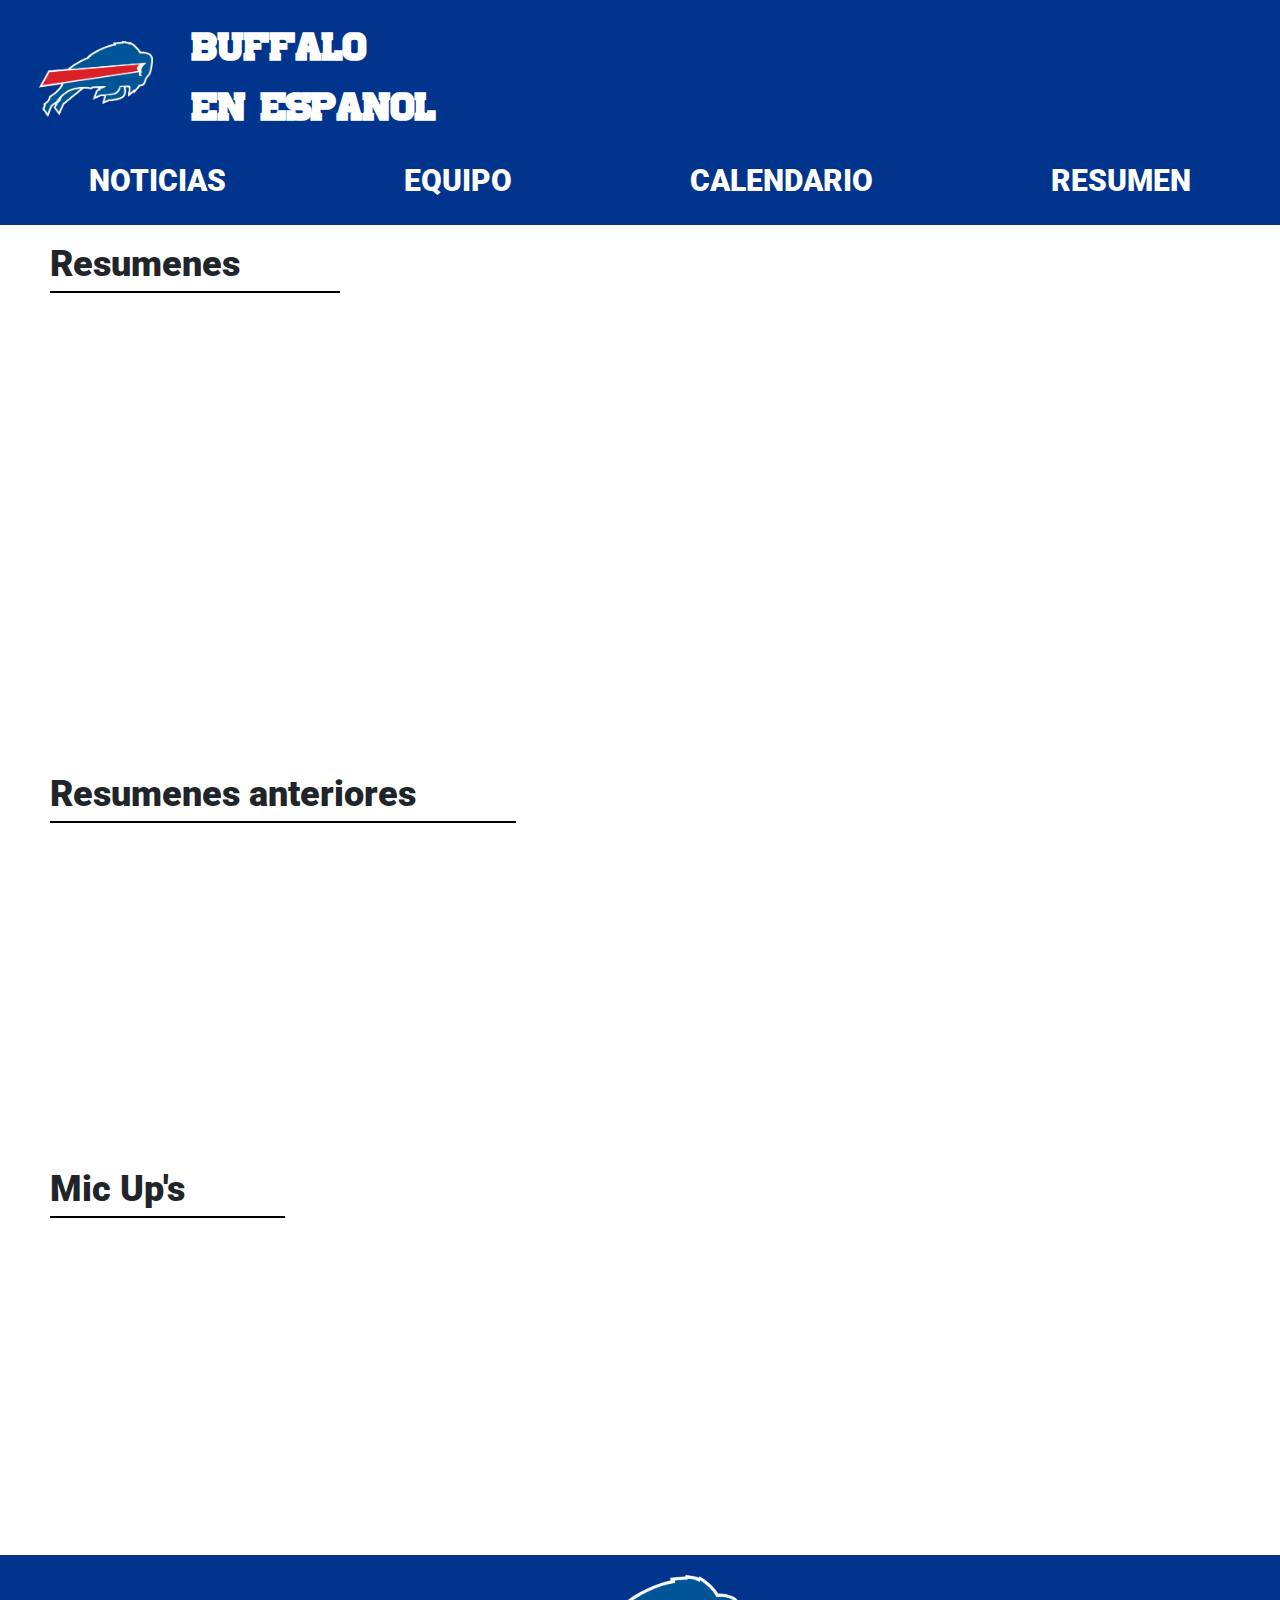
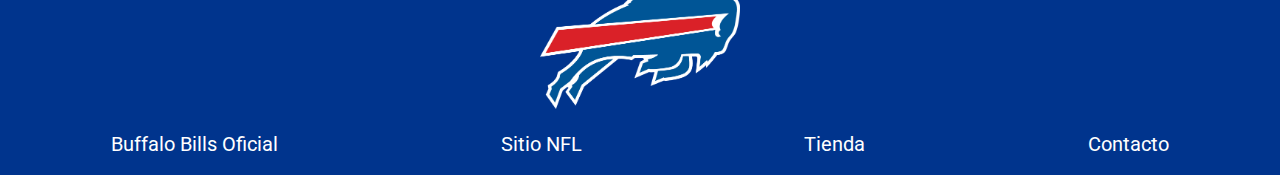
<file: resumen.html>
<!DOCTYPE html>
<html lang="en">
<head>
    <meta charset="UTF-8">
    <meta name="viewport" content="width=device-width, initial-scale=1.0">
    <title>Buffalo Bills en español</title>

        <!-- SEO -->
        <meta name="descption" content="Noticias, calendario y resultados de los Buffalo Bills, equipo de la NFL. Toda la actualidad en un solo lugar y español.">
        <meta name="keywords" content="Buffalo Bills, español, NFL, Josh Allen, Bills, Buffalo">

    <!-- tipografia -->
    <link rel="preconnect" href="https://fonts.googleapis.com">
    <link rel="preconnect" href="https://fonts.gstatic.com" crossorigin>
    <link href="https://fonts.googleapis.com/css2?family=Roboto:wght@100;400;700;900&display=swap" rel="stylesheet">

    <!-- bootstrap -->
    <link href="https://cdn.jsdelivr.net/npm/bootstrap@5.3.3/dist/css/bootstrap.min.css" rel="stylesheet" integrity="sha384-QWTKZyjpPEjISv5WaRU9OFeRpok6YctnYmDr5pNlyT2bRjXh0JMhjY6hW+ALEwIH" crossorigin="anonymous">
    <script src="https://cdn.jsdelivr.net/npm/bootstrap@5.3.3/dist/js/bootstrap.bundle.min.js" integrity="sha384-YvpcrYf0tY3lHB60NNkmXc5s9fDVZLESaAA55NDzOxhy9GkcIdslK1eN7N6jIeHz" crossorigin="anonymous"></script>


    <!-- CSS -->
    <link rel="stylesheet" href="css/style.css">
</head>
<body>
    <header>
        <section class="headerbills">
            <section class="logobills">
                <a href="index.html">
                    <img src="./img/BuffaloBillsLogo.png" alt="Logo Buffalo Bills">
                </a>
            </section>
            <section class="titulobills">
                <p>Buffalo</p>
                <p>en espanol</p>
            </section>
        </section>
            <nav>
                <ul>
                    <li><a href="noticias.html">NOTICIAS</a></li>
                    <li><a href="equipo.html">EQUIPO</a></li>
                    <li><a href="calendario.html">CALENDARIO</a></li>
                    <li><a href="resumen.html">RESUMEN</a></li>
                </ul>
            </nav>
    </header>
    <main>

        
        <p class="TitularSeccion">
            Resumenes
        </p>
        <section class="videoresumen">
            <iframe width="100%" height="100%" src="https://www.youtube.com/embed/NSJW494QXCE?si=_VCxSUfYmCChTu65" title="YouTube video player" frameborder="0" allow="accelerometer; autoplay; clipboard-write; encrypted-media; gyroscope; picture-in-picture; web-share" referrerpolicy="strict-origin-when-cross-origin" allowfullscreen></iframe>
        </section>

        <p class="TitularSeccion">
            Resumenes anteriores
        </p>
        <section class="videoresumen2">

            <iframe width="560" height="315" src="https://www.youtube.com/embed/WVbOKkkc6FI?si=27T2ypuUQKTnFlhq" title="YouTube video player" frameborder="0" allow="accelerometer; autoplay; clipboard-write; encrypted-media; gyroscope; picture-in-picture; web-share" referrerpolicy="strict-origin-when-cross-origin" allowfullscreen></iframe>
            <iframe width="560" height="315" src="https://www.youtube.com/embed/j_6EwQhjFl0?si=-cx8Wbnp9MiPE8Ob" title="YouTube video player" frameborder="0" allow="accelerometer; autoplay; clipboard-write; encrypted-media; gyroscope; picture-in-picture; web-share" referrerpolicy="strict-origin-when-cross-origin" allowfullscreen></iframe>
        </section>

        <p class="TitularSeccion">
            Mic Up's
        </p>

        <section class="videoresumen2">
            <iframe width="560" height="315" src="https://www.youtube.com/embed/xs_igwfTXSA?si=uf_QdvDlFeLUbEqG" title="YouTube video player" frameborder="0" allow="accelerometer; autoplay; clipboard-write; encrypted-media; gyroscope; picture-in-picture; web-share" referrerpolicy="strict-origin-when-cross-origin" allowfullscreen></iframe>
            <iframe width="560" height="315" src="https://www.youtube.com/embed/aUuCApQJekU?si=OI0mpaKDsQJ5x8V8" title="YouTube video player" frameborder="0" allow="accelerometer; autoplay; clipboard-write; encrypted-media; gyroscope; picture-in-picture; web-share" referrerpolicy="strict-origin-when-cross-origin" allowfullscreen></iframe>
        </section>
        

    </main>
    <footer>
        <section>
            <img class="LogoFooter" src="./img/BuffaloBillsLogo.png" alt="Logo de Buffalo Bills">
        </section>
        <nav>
            <ul>
                <li>
                    <a href="https://www.buffalobills.com" target="_blank">Buffalo Bills Oficial</a>
                </li>
                <li>
                    <a href="https://www.nfl.com" target="_blank">Sitio NFL</a>  
                </li>
                <li>
                    <a href="https://shop.buffalobills.com" target="_blank">Tienda</a>
                </li>
                <li>
                    <a href="https://web.facebook.com/BuffaloBillsesp" target="_blank">Contacto</a>
                </li>
            </ul>
        </nav>
    </footer>
</body>
</html>
</file>
<file: css/style.css>
* {
  font-family: "Roboto", system-ui;
  font-style: normal;
}

.TitularSeccion {
  font-family: "Roboto", sans-serif;
  font-weight: 900;
  font-style: normal;
  font-size: 36px;
  margin: 12px 0px 12px 50px;
  display: inline-block;
  border-bottom: 2px solid black;
  padding-right: 100px;
}

.TituloNoticia {
  font-family: "Roboto", sans-serif;
  font-weight: 900;
  font-style: normal;
  font-size: 30px;
  color: #ffffff;
  margin: 10px 0px 0px 20px;
}

.TextobajaNoticia {
  font-family: "Roboto", sans-serif;
  font-weight: 400;
  font-style: normal;
  font-size: 20px;
  color: #ffffff;
  margin-left: 20px;
}

.SubtituloSeccion {
  width: 100%;
  height: auto;
}
.SubtituloSeccion a {
  display: flex;
  justify-content: flex-end;
  font-family: "Roboto", sans-serif;
  font-weight: 700;
  font-style: normal;
  font-size: 28px;
  color: #000000;
  text-decoration: underline;
  margin: 10px 50px 10px 50px;
}

.Calendario2 {
  display: flex;
  flex-direction: column;
  justify-content: none;
  align-items: none;
}

.CardCalendario {
  background-color: rgba(0, 0, 141, 0.131);
  border: 2px solid rgba(0, 0, 141, 0.535);
  border-radius: 15px;
  display: flex;
  flex-direction: row;
  justify-content: space-evenly;
  align-items: center;
  height: 200px;
  width: 100%;
}
.CardCalendario img {
  height: 60%;
  width: auto;
  max-width: 200px;
  max-height: auto;
}

.logocardcalendario {
  display: flex;
  justify-content: center;
  align-items: center;
  overflow: hidden;
  height: 200px;
  width: 200px;
}

.titulocardcalendario {
  display: flex;
  flex-direction: column;
  justify-content: center;
  align-items: center;
  height: 100%;
}
.titulocardcalendario p {
  font-family: "Roboto", sans-serif;
  font-weight: 900;
  font-style: normal;
  font-size: 30px;
  color: #000;
  text-align: center;
}

.titulocardequipo {
  display: flex;
  flex-direction: column;
  justify-content: center;
  align-items: center;
  height: 100%;
  max-width: 200px;
}
.titulocardequipo p {
  font-family: "Roboto", sans-serif;
  font-weight: 900;
  font-style: normal;
  font-size: 28px;
  color: #000;
  text-align: center;
}

.BotonCardCalendario {
  display: flex;
  align-items: center;
  justify-content: center;
  width: 40%;
  height: 100%;
}

.videoresumen {
  width: 95%;
  height: 50vh;
  align-items: center;
  margin: 0 auto;
}

.videoresumen2 {
  display: flex;
  flex-direction: row;
  justify-content: space-around;
  width: 100%;
  height: auto;
}

@media (max-width: 955px) {
  .videoresumen2 {
    display: flex;
    flex-direction: column;
    align-items: center;
    width: 100%;
    height: auto;
    margin-top: 30px;
  }
}
@font-face {
  font-family: "BillsMafia";
  src: url(../font/BillsMafia.ttf);
}
header {
  height: 25vh;
  width: 100%;
  display: flex;
  flex-direction: column;
  justify-content: none;
  align-items: none;
  color: #FFFFFF;
  background-color: #00348d;
}
header .headerbills {
  display: flex;
  flex-direction: row;
  justify-content: none;
  align-items: none;
  width: 50%;
  height: 70%;
}
header .headerbills .logobills {
  width: 30%;
  height: auto;
  overflow: hidden;
  display: flex;
  flex-direction: column;
  justify-content: center;
  align-items: center;
}
header .headerbills .logobills a {
  overflow: hidden;
  display: flex;
  flex-direction: none;
  justify-content: center;
  align-items: center;
  object-fit: contain;
}
header .headerbills .logobills a img {
  display: block;
  width: 80%;
  height: auto;
  max-width: 100%;
  padding: 20px 20px 20px 20px;
}
header .titulobills {
  display: flex;
  flex-direction: column;
  justify-content: center;
  align-items: none;
  width: 50%;
  height: 100%;
}
header .titulobills p {
  font-family: "BillsMafia";
  font-size: 40px;
  font-weight: 900;
  margin: 0px;
  text-align: left;
}
header nav {
  height: auto;
  width: 100%;
  font-size: 30px;
  bottom: 0;
  left: 0;
}
header nav ul {
  display: flex;
  flex-direction: row;
  justify-content: space-around;
  align-items: none;
  list-style-type: none;
  padding: 0px;
}
header nav a {
  color: #FFFFFF;
  text-decoration: none;
  font-weight: 900;
}
@media (max-width: 955px) {
  header .headerbills {
    display: flex;
    flex-direction: row;
    justify-content: center;
    align-items: center;
    width: 100%;
    height: 70%;
  }
  header .headerbills .logobills {
    width: 30%;
    height: auto;
    overflow: hidden;
    display: flex;
    flex-direction: column;
    justify-content: center;
    align-items: center;
  }
  header .headerbills .logobills a {
    overflow: hidden;
    display: flex;
    flex-direction: none;
    justify-content: center;
    align-items: center;
    object-fit: contain;
  }
  header .headerbills .logobills a img {
    display: block;
    width: 80%;
    height: auto;
    max-width: 100%;
    padding: 20px 20px 20px 20px;
  }
  header .titulobills {
    display: flex;
    flex-direction: row;
    justify-content: space-evenly;
    align-items: center;
    width: 50%;
    height: 50%;
  }
  header .titulobills p {
    font-family: "BillsMafia";
    font-size: 30px;
    font-weight: 900;
    margin: 0px;
    text-align: left;
  }
  header .NavBarHeader li a {
    font-size: 20px;
    color: #FFFFFF;
    text-decoration: none;
  }
}

.UltimasNoticias {
  height: 600px;
  width: 95%;
  overflow: hidden;
  position: relative;
  display: flex;
  margin: 0 auto;
}
.UltimasNoticias .ImagenNoticia {
  position: absolute;
  top: 0;
  width: 100%;
  min-height: 50%;
  height: auto;
  object-fit: cover;
}
.UltimasNoticias .Titular {
  height: 20%;
  width: 100%;
  color: #FFFFFF;
  background-color: rgba(0, 0, 0, 0.4235294118);
  position: absolute;
  bottom: 0;
  left: 0;
}
@media (max-width: 955px) {
  .UltimasNoticias .ImagenNoticia {
    width: 100%;
    height: 100%;
    object-fit: cover;
  }
}

.noticias2 {
  display: flex;
  flex-direction: row;
  justify-content: space-evenly;
  align-items: center;
}

.Calendario {
  width: 100%;
  display: grid;
  grid-template-columns: repeat(2, 1fr);
  grid-template-rows: repeat(2, 1fr);
  grid-column-gap: 10px;
  grid-row-gap: 10px;
  padding: 0px 50px 0px 50px;
}

.CardCalendario1 {
  grid-area: 1/1/2/2;
}

.CardCalendario2 {
  grid-area: 1/2/2/3;
}

.CardCalendario3 {
  grid-area: 2/1/3/2;
}

.CardCalendario4 {
  grid-area: 2/2/3/3;
}

.conecta {
  width: 95%;
  height: auto;
  margin: 0 auto;
}

@media (max-width: 955px) {
  .Calendario {
    display: flex;
    flex-direction: column;
  }
}
.NavBarEquipo {
  font-size: 20px;
  color: #FFFFFF;
  height: 40px;
  width: 95%;
  background-color: rgba(0, 0, 141, 0.537254902);
  border: 2px solid rgb(0, 0, 141);
  margin: 0 auto;
}
.NavBarEquipo nav {
  height: 40px;
  width: 80%;
  margin: 0 auto;
}
.NavBarEquipo ul {
  display: flex;
  flex-direction: row;
  justify-content: space-around;
  align-items: center;
  list-style-type: none;
}
.NavBarEquipo ul li a {
  color: #FFFFFF;
  text-decoration: none;
}
.NavBarEquipo:active {
  color: #0000ff;
  text-decoration: none;
}

.CardEquipo {
  width: 95%;
  margin: 0 auto;
  margin-top: 10px;
}

footer {
  width: 100%;
  height: 100%;
  display: flex;
  flex-direction: column;
  justify-content: center;
  align-items: center;
  background-color: #00348d;
  margin-top: 10px;
}
footer nav {
  width: 100%;
  height: auto;
}
footer nav ul {
  display: flex;
  flex-direction: row;
  justify-content: space-around;
  align-items: none;
  list-style-type: none;
  padding: 0px;
}
footer nav li a {
  color: #FFFFFF;
  font-size: 20px;
  text-decoration: none;
}
footer .LogoFooter {
  width: 200px;
  height: auto;
  margin: 20px 20px 20px 20px;
}

/*# sourceMappingURL=style.css.map */
</file>
